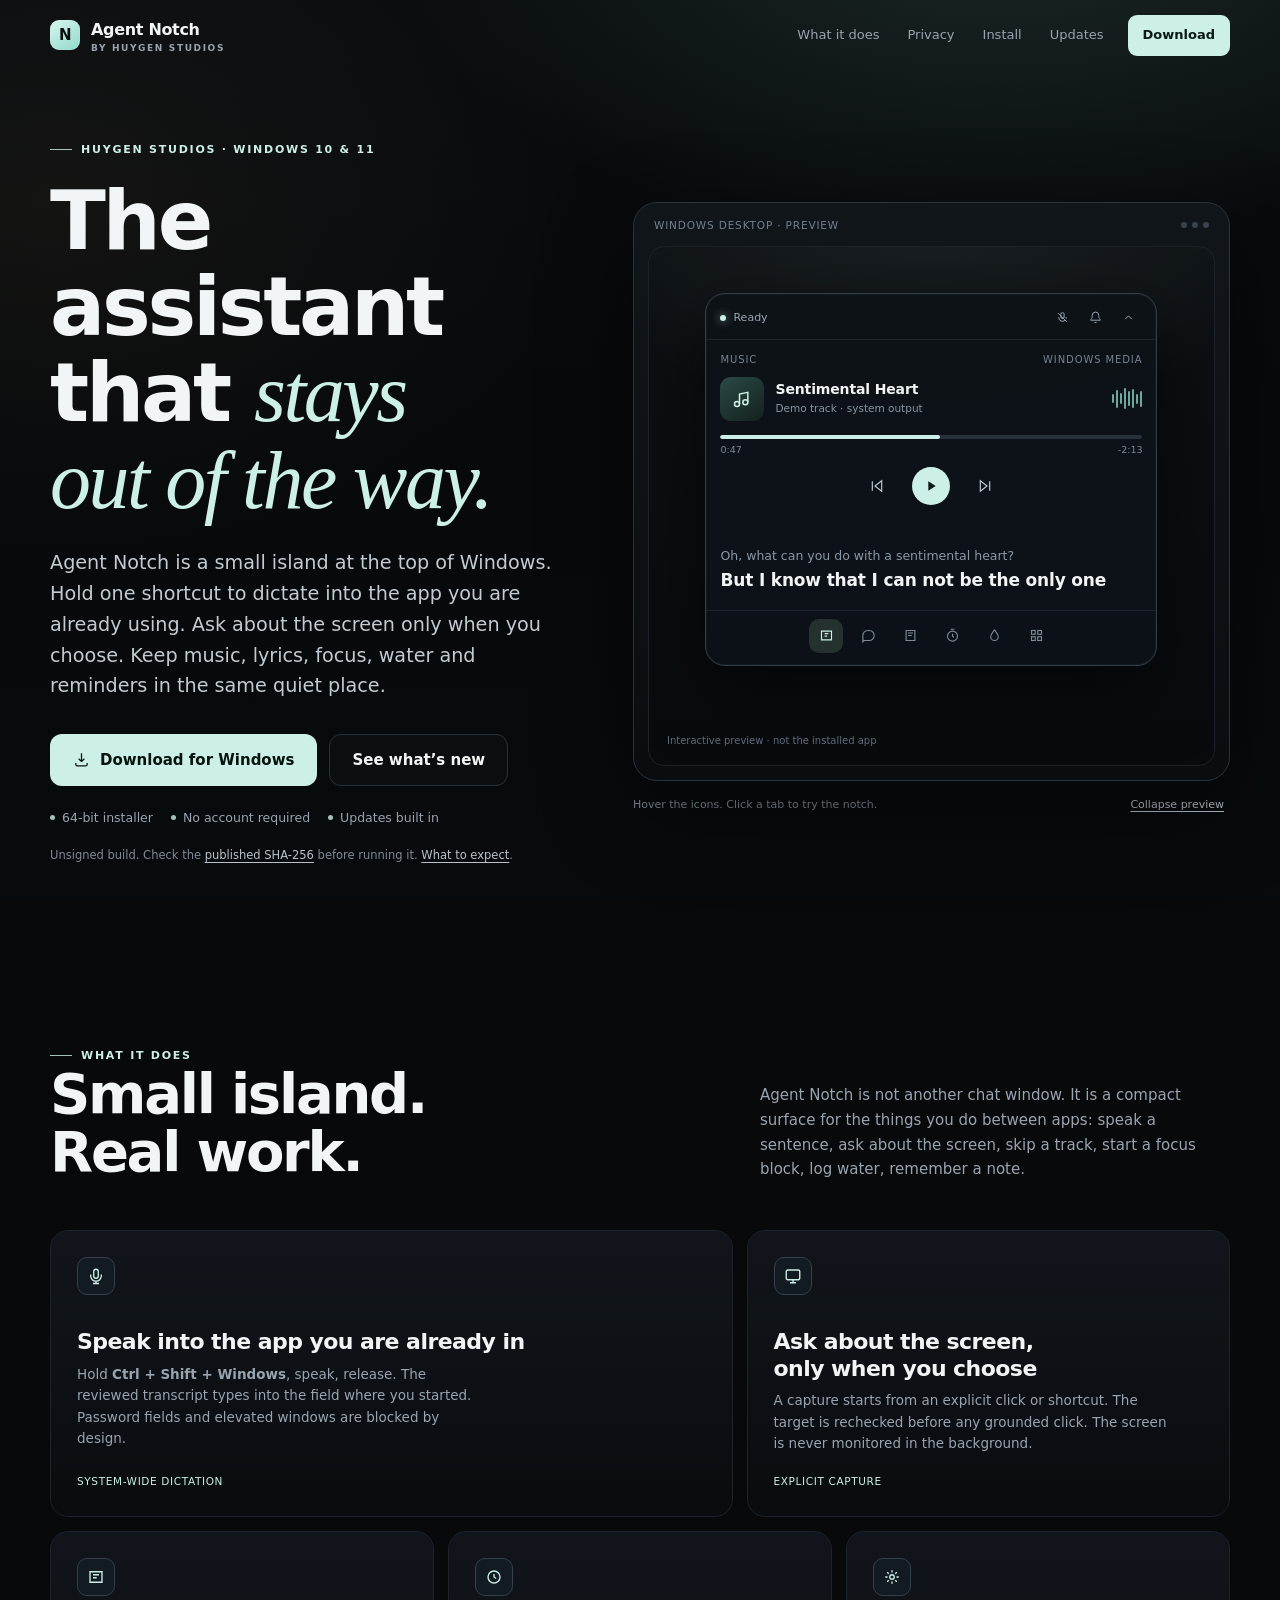
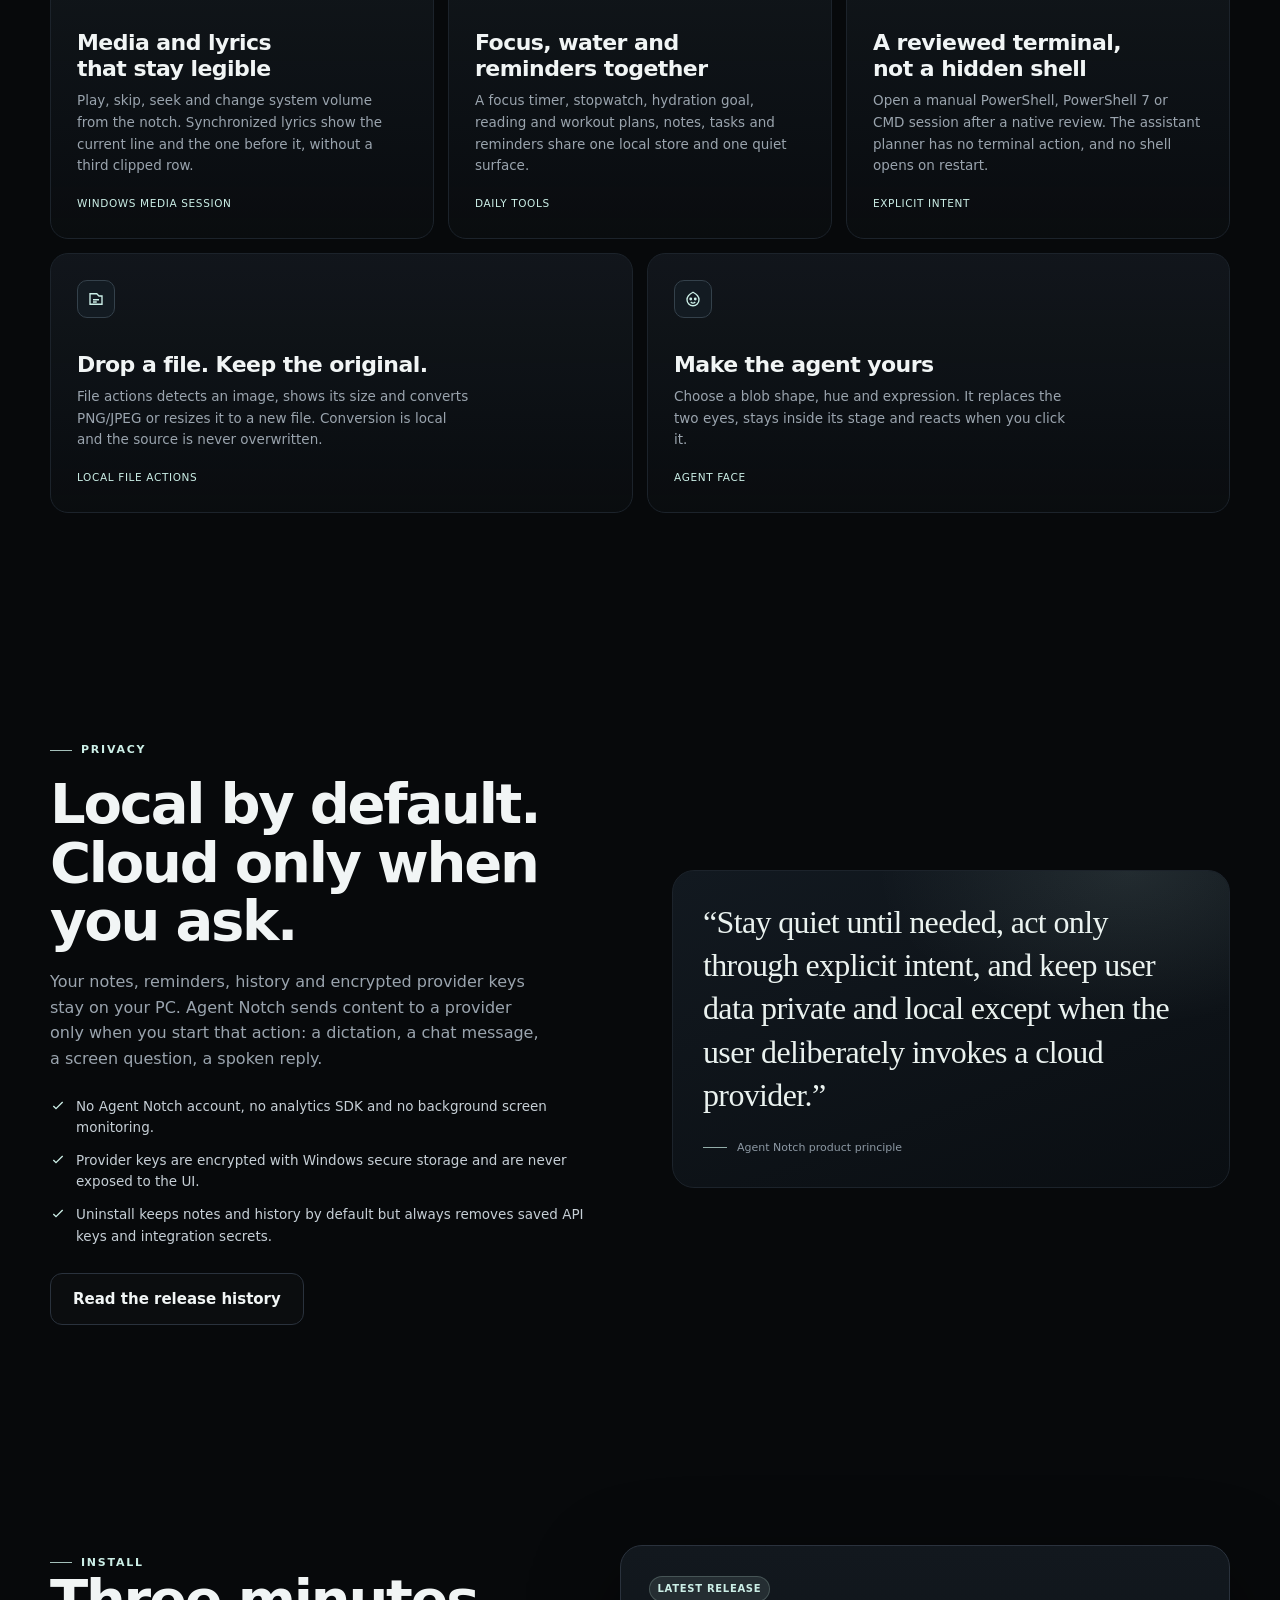
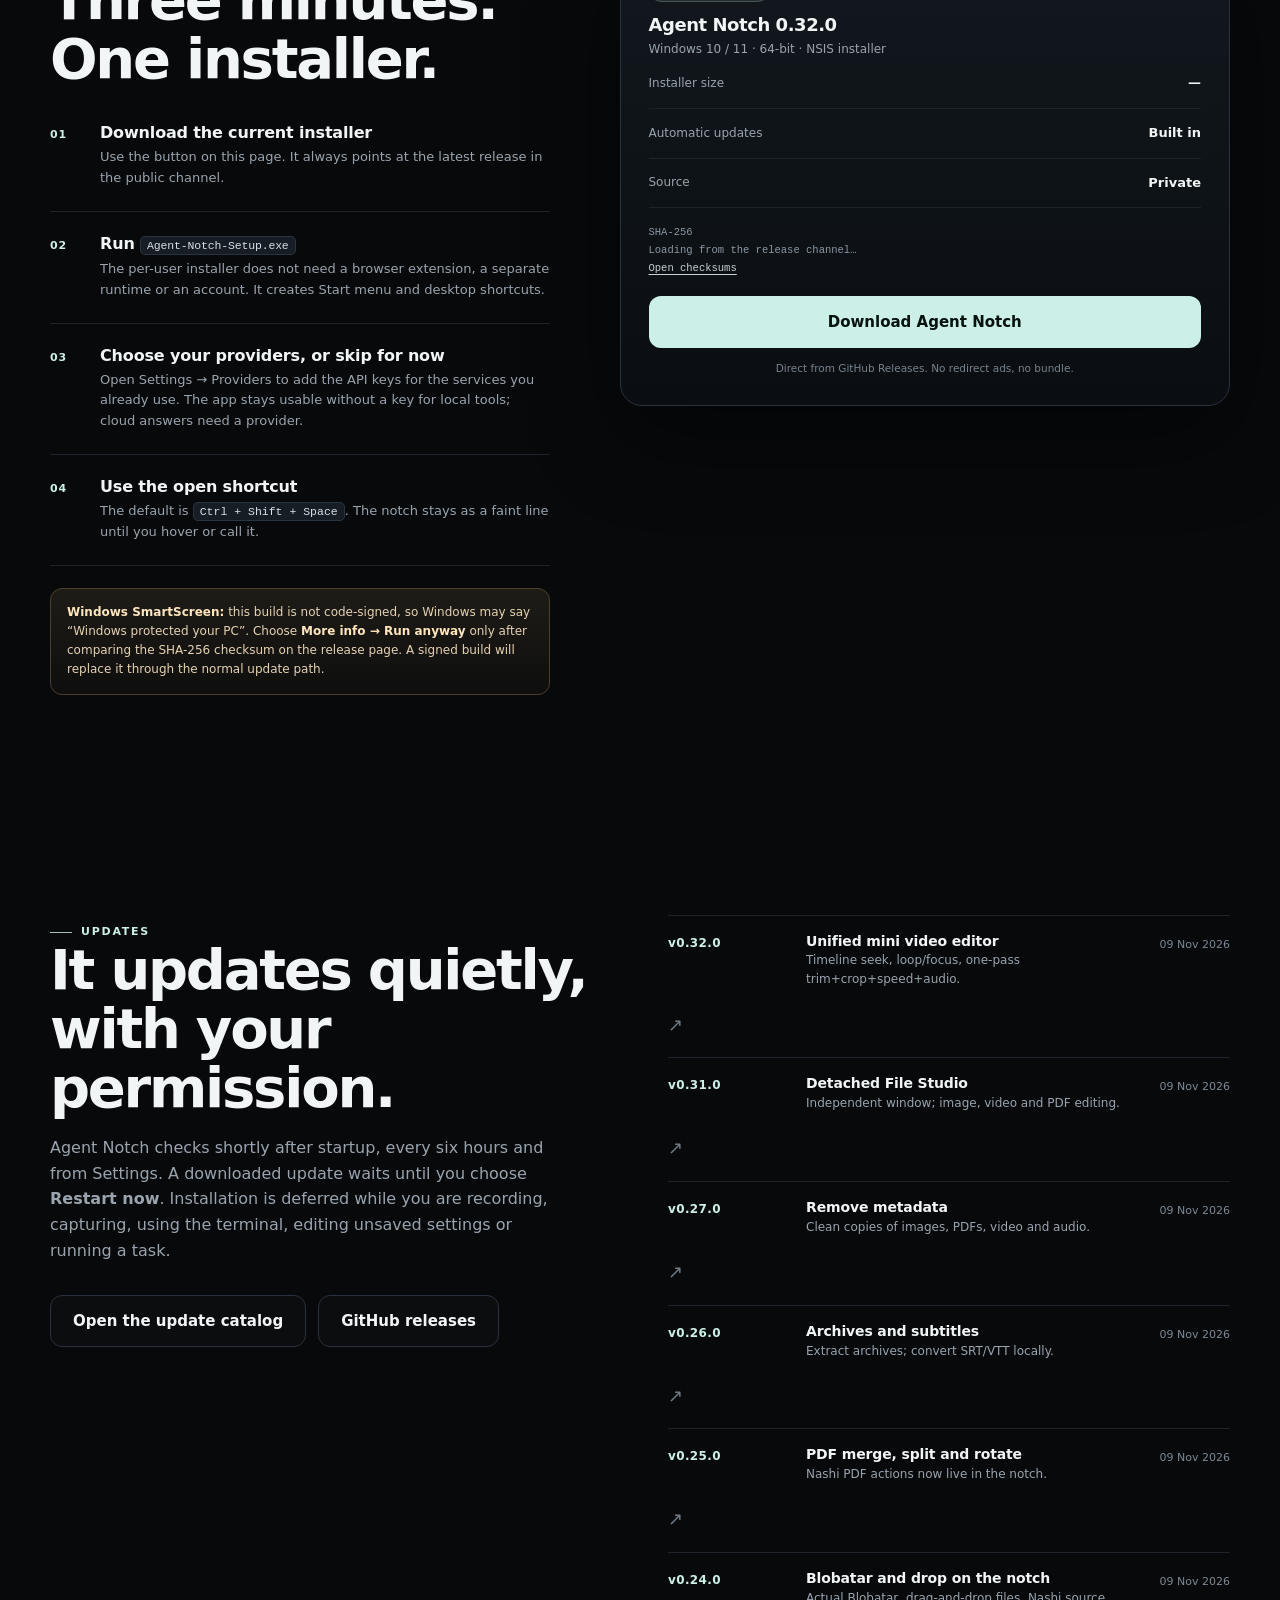
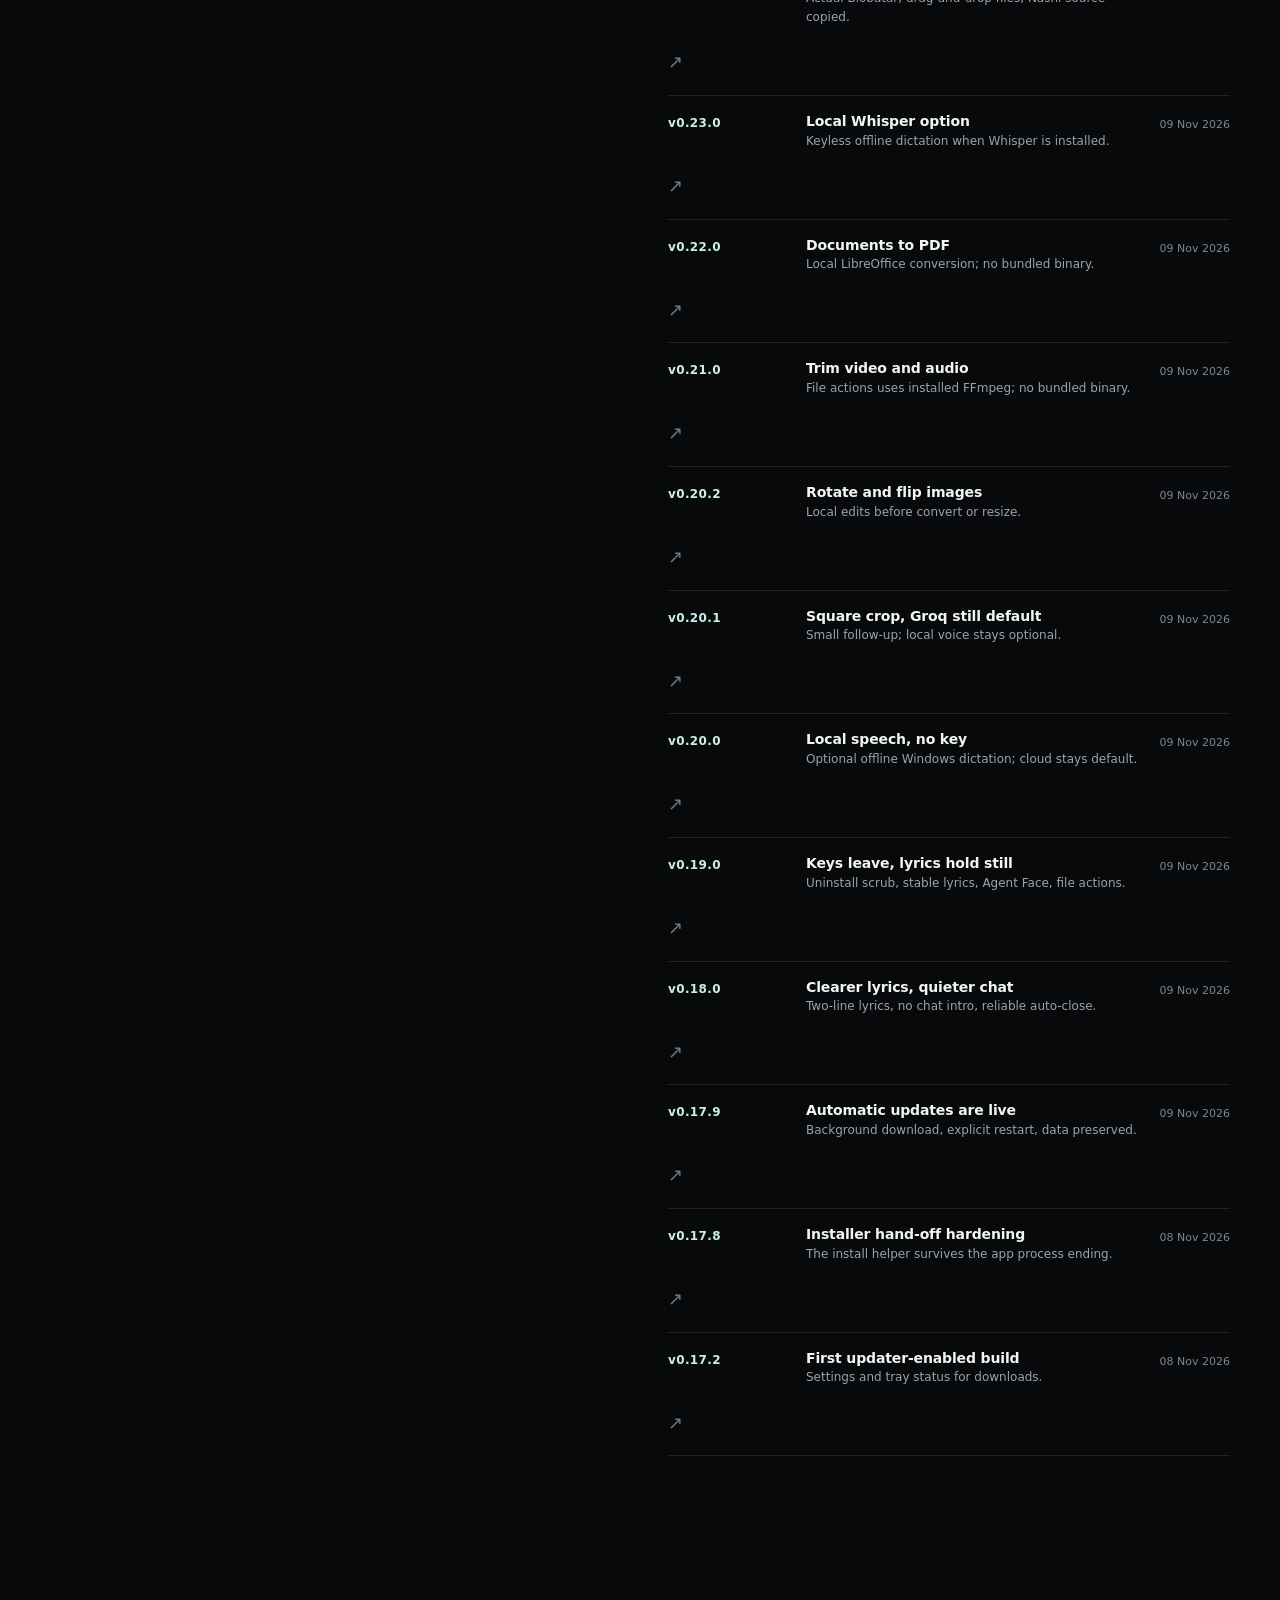
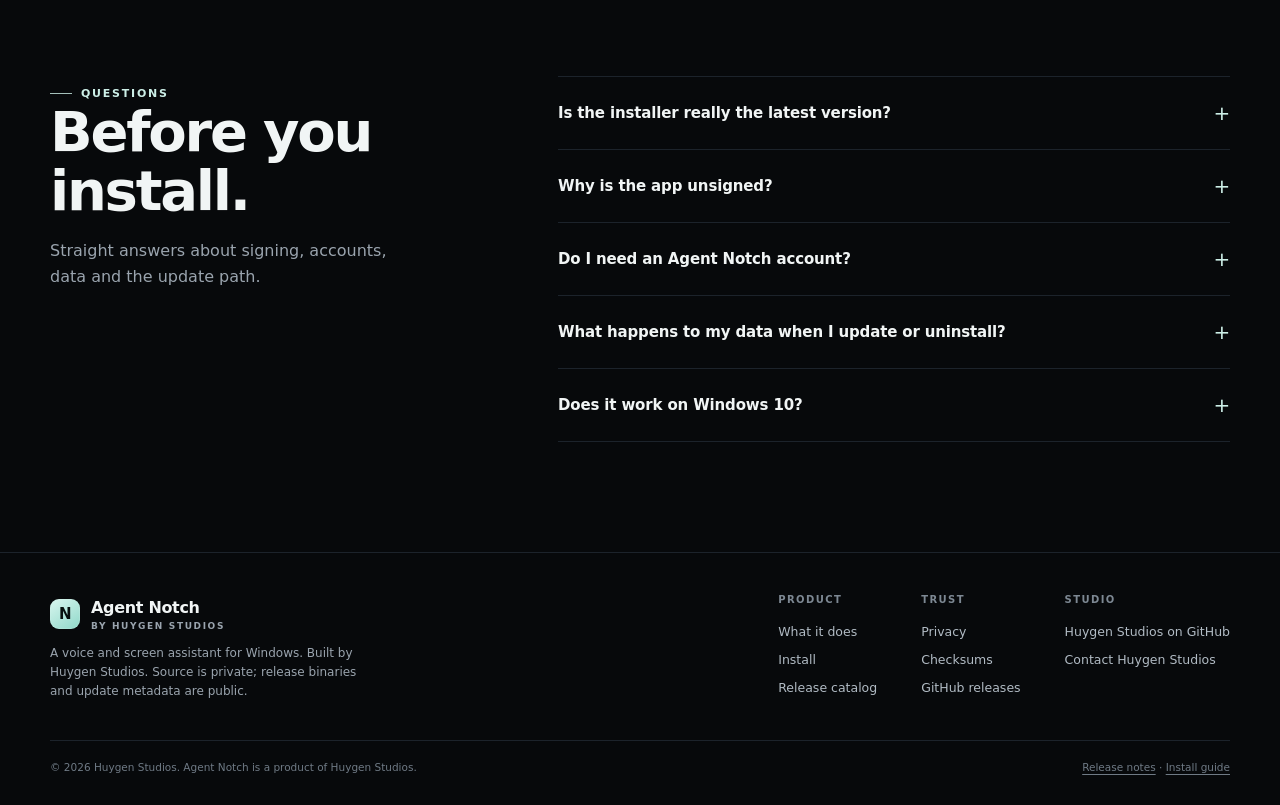
<file: index.html>
<!doctype html>
<html lang="en" data-type="software">
<head>
<meta charset="utf-8">
<meta name="viewport" content="width=device-width, initial-scale=1, viewport-fit=cover">
<title>Agent Notch for Windows — Huygen Studios</title>
<meta name="description" content="Agent Notch is a voice and screen assistant for Windows. Dictate into any app, ask about your screen, follow lyrics, and keep focus, water and reminders in one quiet island.">
<meta name="page-type" content="software">
<meta name="site-kind" content="software">
<link rel="canonical" href="https://shravan-kumar-nalacharla.github.io/agent-notch-site/">
<meta property="og:type" content="website">
<meta property="og:site_name" content="Huygen Studios">
<meta property="og:title" content="Agent Notch for Windows — Huygen Studios">
<meta property="og:description" content="A voice and screen assistant that lives at the top of Windows and stays out of the way.">
<meta property="og:url" content="https://shravan-kumar-nalacharla.github.io/agent-notch-site/">
<meta property="og:image" content="https://shravan-kumar-nalacharla.github.io/agent-notch-site/assets/og.png">
<meta property="og:image:width" content="1200">
<meta property="og:image:height" content="630">
<meta name="twitter:card" content="summary_large_image">
<meta name="twitter:title" content="Agent Notch for Windows — Huygen Studios">
<meta name="twitter:description" content="A voice and screen assistant that lives at the top of Windows and stays out of the way.">
<meta name="twitter:image" content="https://shravan-kumar-nalacharla.github.io/agent-notch-site/assets/og.png">
<meta name="theme-color" content="#07090b">
<link rel="icon" href="assets/favicon.svg" type="image/svg+xml">
<link rel="apple-touch-icon" href="assets/icon-256.png">
<link rel="manifest" href="site.webmanifest">
<link rel="stylesheet" href="assets/site.css">
<script type="application/ld+json">
{
  "@context": "https://schema.org",
  "@graph": [
    {
      "@type": "Organization",
      "@id": "https://shravan-kumar-nalacharla.github.io/agent-notch-site/#organization",
      "name": "Huygen Studios",
      "url": "https://shravan-kumar-nalacharla.github.io/agent-notch-site/",
      "description": "Huygen Studios builds focused Windows software. Agent Notch is its voice and screen assistant for Windows."
    },
    {
      "@type": "SoftwareApplication",
      "name": "Agent Notch",
      "operatingSystem": "Windows 10, Windows 11",
      "applicationCategory": "UtilitiesApplication",
      "description": "Agent Notch is a compact, always-on-top Windows assistant for dictation, screen questions, media and lyrics, reminders, focus, hydration and reviewed tasks.",
      "url": "https://shravan-kumar-nalacharla.github.io/agent-notch-site/",
      "downloadUrl": "https://github.com/shravan-kumar-nalacharla/agent-notch-releases/releases/latest/download/Agent-Notch-Setup.exe",
      "softwareVersion": "0.32.0",
      "publisher": { "@id": "https://shravan-kumar-nalacharla.github.io/agent-notch-site/#organization" },
      "featureList": [
        "System-wide voice dictation",
        "Screen questions with explicit capture",
        "Media, synchronized lyrics and system volume",
        "Focus timer, water, reminders, notes and tasks",
        "Automatic updates from the public release channel"
      ]
    },
    {
      "@type": "FAQPage",
      "mainEntity": [
        {
          "@type": "Question",
          "name": "Is Agent Notch free to install?",
          "acceptedAnswer": { "@type": "Answer", "text": "The Windows installer is a direct download from the public Agent Notch release channel. Agent Notch does not require an Agent Notch account; optional cloud providers are configured with your own API keys." }
        },
        {
          "@type": "Question",
          "name": "Why does Windows SmartScreen warn about the installer?",
          "acceptedAnswer": { "@type": "Answer", "text": "The current installer is not code-signed, so Windows may show an unknown publisher warning. Compare the published SHA-256 checksum before running it, or wait for a signed build." }
        },
        {
          "@type": "Question",
          "name": "Which Windows versions are supported?",
          "acceptedAnswer": { "@type": "Answer", "text": "Agent Notch targets 64-bit Windows 10 and Windows 11. It uses the Windows media session, installed speech components and a bundled .NET helper." }
        }
      ]
    }
  ]
}
</script>
</head>
<body>
<a class="skip" href="#main">Skip to content</a>
<header class="site-head" id="siteHead">
  <div class="wrap">
    <a class="brand" href="./" aria-label="Huygen Studios home">
      <span class="brand-mark" aria-hidden="true">N</span>
      <span>Agent Notch<small>by Huygen Studios</small></span>
    </a>
    <nav class="nav" aria-label="Main">
      <a href="#features">What it does</a>
      <a href="privacy.html">Privacy</a>
      <a href="#install">Install</a>
      <a href="releases.html">Updates</a>
      <a class="nav-download" href="https://github.com/shravan-kumar-nalacharla/agent-notch-releases/releases/latest/download/Agent-Notch-Setup.exe">Download</a>
    </nav>
    <button class="menu-toggle" id="menuToggle" aria-label="Open menu" aria-expanded="false" aria-controls="siteHead"><span></span></button>
  </div>
</header>

<main id="main">
  <section class="hero">
    <div class="wrap hero-grid">
      <div>
        <span class="eyebrow">Huygen Studios · Windows 10 &amp; 11</span>
        <h1>The assistant that <em>stays out of the way.</em></h1>
        <p class="hero-lede">Agent Notch is a small island at the top of Windows. Hold one shortcut to dictate into the app you are already using. Ask about the screen only when you choose. Keep music, lyrics, focus, water and reminders in the same quiet place.</p>
        <div class="hero-actions">
          <a class="btn btn-primary" href="https://github.com/shravan-kumar-nalacharla/agent-notch-releases/releases/latest/download/Agent-Notch-Setup.exe">
            <svg viewBox="0 0 24 24" fill="none" stroke="currentColor" stroke-width="1.8" aria-hidden="true"><path d="M12 3v12m0 0 4-4m-4 4-4-4M4 17v2a2 2 0 0 0 2 2h12a2 2 0 0 0 2-2v-2"/></svg>
            Download for Windows
          </a>
          <a class="btn btn-ghost" href="releases.html">See what’s new</a>
        </div>
        <div class="hero-facts" aria-label="Key facts">
          <span>64-bit installer</span>
          <span>No account required</span>
          <span>Updates built in</span>
        </div>
        <p class="hero-small">Unsigned build. Check the <a href="https://github.com/shravan-kumar-nalacharla/agent-notch-releases/releases/latest/download/SHA256SUMS.txt">published SHA-256</a> before running it. <a href="#install">What to expect</a>.</p>
      </div>

      <div class="stage" aria-label="Interactive Agent Notch preview">
        <div class="stage-glow" aria-hidden="true"></div>
        <div class="desktop">
          <div class="desktop-bar"><span>Windows desktop · preview</span><span class="lights" aria-hidden="true"><i></i><i></i><i></i></span></div>
          <div class="desktop-screen">
            <div class="island" id="islandDemo">
              <div class="island-top">
                <span class="island-status">Ready</span>
                <div class="island-controls">
                  <button type="button" aria-label="Mute microphone" data-tip="Mute microphone"><svg viewBox="0 0 24 24" fill="none" stroke="currentColor" stroke-width="1.8"><path d="M12 3a3 3 0 0 0-3 3v5a3 3 0 0 0 6 0V6a3 3 0 0 0-3-3Z"/><path d="M5 11v1a7 7 0 0 0 11.7 5.2M19 11v1a6.8 6.8 0 0 1-.5 2.6M4 4l16 16"/></svg></button>
                  <button type="button" aria-label="Notifications" data-tip="Notifications"><svg viewBox="0 0 24 24" fill="none" stroke="currentColor" stroke-width="1.8"><path d="M18 8a6 6 0 0 0-12 0c0 7-3 7-3 9h18c0-2-3-2-3-9M10 21h4"/></svg></button>
                  <button type="button" aria-label="Collapse preview" id="demoCollapse" data-tip="Collapse"><svg viewBox="0 0 24 24" fill="none" stroke="currentColor" stroke-width="1.8"><path d="m6 15 6-6 6 6"/></svg></button>
                </div>
              </div>
              <div class="island-body">
                <div class="demo-panel" data-panel="media">
                  <div class="demo-kicker"><span>Music</span><span>Windows media</span></div>
                  <div class="track">
                    <div class="track-art" aria-hidden="true"><svg viewBox="0 0 24 24" fill="none" stroke="currentColor" stroke-width="1.8"><path d="M9 18V6l10-2v12"/><circle cx="6" cy="18" r="3"/><circle cx="16" cy="16" r="3"/></svg></div>
                    <div><h4>Sentimental Heart</h4><p>Demo track · system output</p></div>
                    <div class="track-wave" aria-hidden="true">
                      <i style="--h:34%;--d:1"></i><i style="--h:68%;--d:2"></i><i style="--h:44%;--d:3"></i><i style="--h:82%;--d:4"></i><i style="--h:56%;--d:5"></i><i style="--h:74%;--d:6"></i><i style="--h:38%;--d:7"></i><i style="--h:62%;--d:8"></i>
                    </div>
                  </div>
                  <div class="seek" aria-hidden="true"></div>
                  <div class="time"><span>0:47</span><span>-2:13</span></div>
                  <div class="transport">
                    <button type="button" aria-label="Previous track"><svg viewBox="0 0 24 24" fill="none" stroke="currentColor" stroke-width="1.8"><path d="M19 20 9 12l10-8v16ZM5 19V5"/></svg></button>
                    <button type="button" class="play" aria-label="Play preview"><svg viewBox="0 0 24 24" fill="currentColor"><path d="M8 5v14l11-7z"/></svg></button>
                    <button type="button" aria-label="Next track"><svg viewBox="0 0 24 24" fill="none" stroke="currentColor" stroke-width="1.8"><path d="m5 4 10 8-10 8V4Zm14 1v14"/></svg></button>
                  </div>
                  <div class="lyrics-demo" aria-label="Synchronized lyrics preview">
                    <div class="prev">Oh, what can you do with a sentimental heart?</div>
                    <div class="now">But I know that I can not be the only one</div>
                  </div>
                </div>

                <div class="demo-panel" data-panel="assistant" hidden>
                  <div class="demo-kicker"><span>Assistant</span><span>Groq · demo</span></div>
                  <div class="demo-chat">
                    <div class="demo-msg user">Find the notes from my last meeting.</div>
                    <div class="demo-msg assistant">Your meeting notes are in the Notes view. The latest one is “Design review — Thursday”, with the decisions and next steps saved locally.</div>
                    <div class="demo-composer"><span>Message Agent Notch</span><button type="button" aria-label="Send demo message"><svg viewBox="0 0 24 24" fill="none" stroke="currentColor" stroke-width="2"><path d="M12 19V5M6 11l6-6 6 6"/></svg></button></div>
                  </div>
                </div>

                <div class="demo-panel" data-panel="focus" hidden>
                  <div class="demo-kicker"><span>Focus</span><span>25 minutes</span></div>
                  <div class="demo-focus">
                    <div class="label">Deep work</div>
                    <div class="timer" id="focusTimer">25:00</div>
                    <div class="focus-actions"><button type="button" id="focusToggle">Start</button><button type="button" id="focusReset">Reset</button></div>
                  </div>
                </div>

                <div class="demo-panel" data-panel="water" hidden>
                  <div class="demo-kicker"><span>Water</span><span>Today</span></div>
                  <div class="demo-water">
                    <div class="water-head"><strong id="waterCount">3 / 8</strong><span>glasses</span></div>
                    <div class="glasses" id="waterGlasses" aria-hidden="true"><i class="full"></i><i class="full"></i><i class="full"></i><i></i><i></i><i></i><i></i><i></i></div>
                    <button type="button" id="waterAdd">Log a glass</button>
                  </div>
                </div>

                <div class="demo-panel" data-panel="tools" hidden>
                  <div class="demo-kicker"><span>Tools</span><span>One island</span></div>
                  <div class="demo-tools">
                    <div class="demo-tool"><svg viewBox="0 0 24 24" fill="none" stroke="currentColor" stroke-width="1.8"><path d="M4 5h16v14H4zM8 9h8M8 13h5"/></svg> Notes</div>
                    <div class="demo-tool"><svg viewBox="0 0 24 24" fill="none" stroke="currentColor" stroke-width="1.8"><circle cx="12" cy="12" r="8"/><path d="M12 8v4l3 2"/></svg> Reminders</div>
                    <div class="demo-tool"><svg viewBox="0 0 24 24" fill="none" stroke="currentColor" stroke-width="1.8"><path d="M4 18V8l8-4 8 4v10M4 18h16M9 18v-5h6v5"/></svg> Tasks</div>
                    <div class="demo-tool"><svg viewBox="0 0 24 24" fill="none" stroke="currentColor" stroke-width="1.8"><path d="M4 6h16M4 12h16M4 18h10"/></svg> All tools</div>
                  </div>
                </div>
              </div>
              <div class="island-nav" role="tablist" aria-label="Preview views">
                <button type="button" role="tab" aria-selected="true" data-tab="media" data-tip="Media and lyrics"><svg viewBox="0 0 24 24" fill="none" stroke="currentColor" stroke-width="1.8"><path d="M4 5h16v14H4z"/><path d="M9 9h6M9 13h4"/></svg></button>
                <button type="button" role="tab" aria-selected="false" data-tab="assistant" data-tip="Assistant"><svg viewBox="0 0 24 24" fill="none" stroke="currentColor" stroke-width="1.8"><path d="M21 12a8 8 0 0 1-8 8H5l-2 2V12a8 8 0 0 1 8-8h2a8 8 0 0 1 8 8Z"/></svg></button>
                <button type="button" role="tab" aria-selected="false" data-tab="tools" data-tip="Notes and tasks"><svg viewBox="0 0 24 24" fill="none" stroke="currentColor" stroke-width="1.8"><path d="M5 4h14v16H5zM8 8h8M8 12h6"/></svg></button>
                <button type="button" role="tab" aria-selected="false" data-tab="focus" data-tip="Focus timer"><svg viewBox="0 0 24 24" fill="none" stroke="currentColor" stroke-width="1.8"><circle cx="12" cy="13" r="8"/><path d="M12 9v4l2 2M9 2h6"/></svg></button>
                <button type="button" role="tab" aria-selected="false" data-tab="water" data-tip="Water"><svg viewBox="0 0 24 24" fill="none" stroke="currentColor" stroke-width="1.8"><path d="M12 3c3 4 6 7 6 11a6 6 0 0 1-12 0c0-4 3-7 6-11Z"/></svg></button>
                <button type="button" role="tab" aria-selected="false" data-tab="tools" data-tip="All tools"><svg viewBox="0 0 24 24" fill="none" stroke="currentColor" stroke-width="1.8"><rect x="4" y="4" width="6" height="6"/><rect x="14" y="4" width="6" height="6"/><rect x="4" y="14" width="6" height="6"/><rect x="14" y="14" width="6" height="6"/></svg></button>
              </div>
            </div>
            <span class="wall-label">Interactive preview · not the installed app</span>
          </div>
        </div>
        <div class="demo-note"><span>Hover the icons. Click a tab to try the notch.</span><button type="button" id="demoCollapseText">Collapse preview</button></div>
      </div>
    </div>
  </section>

  <section class="section" id="features">
    <div class="wrap">
      <div class="section-head">
        <div><span class="eyebrow">What it does</span><h2>Small island.<br>Real work.</h2></div>
        <p class="lede">Agent Notch is not another chat window. It is a compact surface for the things you do between apps: speak a sentence, ask about the screen, skip a track, start a focus block, log water, remember a note.</p>
      </div>
      <div class="feature-grid">
        <article class="feature span-7">
          <div>
            <div class="feature-icon"><svg viewBox="0 0 24 24" fill="none" stroke="currentColor" stroke-width="1.8"><rect x="9" y="3" width="6" height="12" rx="3"/><path d="M5 10v2a7 7 0 0 0 14 0v-2M12 19v3M8 22h8"/></svg></div>
            <h3>Speak into the app you are already in</h3>
            <p>Hold <strong>Ctrl + Shift + Windows</strong>, speak, release. The reviewed transcript types into the field where you started. Password fields and elevated windows are blocked by design.</p>
          </div>
          <span class="fact">System-wide dictation</span>
        </article>
        <article class="feature span-5">
          <div>
            <div class="feature-icon"><svg viewBox="0 0 24 24" fill="none" stroke="currentColor" stroke-width="1.8"><rect x="3" y="4" width="18" height="13" rx="2"/><path d="M8 21h8M12 17v4"/></svg></div>
            <h3>Ask about the screen, only when you choose</h3>
            <p>A capture starts from an explicit click or shortcut. The target is rechecked before any grounded click. The screen is never monitored in the background.</p>
          </div>
          <span class="fact">Explicit capture</span>
        </article>
        <article class="feature span-4">
          <div>
            <div class="feature-icon"><svg viewBox="0 0 24 24" fill="none" stroke="currentColor" stroke-width="1.8"><path d="M4 5h16v14H4z"/><path d="M8 9h8M8 13h5"/></svg></div>
            <h3>Media and lyrics that stay legible</h3>
            <p>Play, skip, seek and change system volume from the notch. Synchronized lyrics show the current line and the one before it, without a third clipped row.</p>
          </div>
          <span class="fact">Windows media session</span>
        </article>
        <article class="feature span-4">
          <div>
            <div class="feature-icon"><svg viewBox="0 0 24 24" fill="none" stroke="currentColor" stroke-width="1.8"><circle cx="12" cy="12" r="8"/><path d="M12 8v4l3 2"/></svg></div>
            <h3>Focus, water and reminders together</h3>
            <p>A focus timer, stopwatch, hydration goal, reading and workout plans, notes, tasks and reminders share one local store and one quiet surface.</p>
          </div>
          <span class="fact">Daily tools</span>
        </article>
        <article class="feature span-4">
          <div>
            <div class="feature-icon"><svg viewBox="0 0 24 24" fill="none" stroke="currentColor" stroke-width="1.8"><path d="M12 3v3M12 18v3M3 12h3M18 12h3M5.6 5.6l2.1 2.1M16.3 16.3l2.1 2.1M18.4 5.6l-2.1 2.1M7.7 16.3l-2.1 2.1"/><circle cx="12" cy="12" r="3"/></svg></div>
            <h3>A reviewed terminal, not a hidden shell</h3>
            <p>Open a manual PowerShell, PowerShell 7 or CMD session after a native review. The assistant planner has no terminal action, and no shell opens on restart.</p>
          </div>
          <span class="fact">Explicit intent</span>
        </article>
        <article class="feature span-6">
          <div>
            <div class="feature-icon"><svg viewBox="0 0 24 24" fill="none" stroke="currentColor" stroke-width="1.8"><path d="M4 5h9l3 3h4v11H4z"/><path d="M8 13h8M8 16h5"/></svg></div>
            <h3>Drop a file. Keep the original.</h3>
            <p>File actions detects an image, shows its size and converts PNG/JPEG or resizes it to a new file. Conversion is local and the source is never overwritten.</p>
          </div>
          <span class="fact">Local file actions</span>
        </article>
        <article class="feature span-6">
          <div>
            <div class="feature-icon"><svg viewBox="0 0 24 24" fill="none" stroke="currentColor" stroke-width="1.8"><path d="M12 3c4 2 8 5 8 10a8 8 0 0 1-16 0c0-5 4-8 8-10Z"/><circle cx="9" cy="12" r="1"/><circle cx="15" cy="12" r="1"/><path d="M9 16c2 2 4 2 6 0"/></svg></div>
            <h3>Make the agent yours</h3>
            <p>Choose a blob shape, hue and expression. It replaces the two eyes, stays inside its stage and reacts when you click it.</p>
          </div>
          <span class="fact">Agent Face</span>
        </article>
      </div>
    </div>
  </section>
  <section class="section" id="privacy">
    <div class="wrap split">
      <div class="split-copy">
        <span class="eyebrow">Privacy</span>
        <h2>Local by default.<br>Cloud only when you ask.</h2>
        <p>Your notes, reminders, history and encrypted provider keys stay on your PC. Agent Notch sends content to a provider only when you start that action: a dictation, a chat message, a screen question, a spoken reply.</p>
        <ul class="checks">
          <li><svg viewBox="0 0 24 24" fill="none" stroke="currentColor" stroke-width="2"><path d="m5 12 4 4L19 6"/></svg> No Agent Notch account, no analytics SDK and no background screen monitoring.</li>
          <li><svg viewBox="0 0 24 24" fill="none" stroke="currentColor" stroke-width="2"><path d="m5 12 4 4L19 6"/></svg> Provider keys are encrypted with Windows secure storage and are never exposed to the UI.</li>
          <li><svg viewBox="0 0 24 24" fill="none" stroke="currentColor" stroke-width="2"><path d="m5 12 4 4L19 6"/></svg> Uninstall keeps notes and history by default but always removes saved API keys and integration secrets.</li>
        </ul>
        <a class="btn btn-ghost" href="releases.html">Read the release history</a>
      </div>
      <div class="quote-card">
        <blockquote>“Stay quiet until needed, act only through explicit intent, and keep user data private and local except when the user deliberately invokes a cloud provider.”</blockquote>
        <footer>Agent Notch product principle</footer>
      </div>
    </div>
  </section>

  <section class="section" id="install">
    <div class="wrap install">
      <div>
        <span class="eyebrow">Install</span>
        <h2>Three minutes.<br>One installer.</h2>
        <div class="steps" style="margin-top:34px">
          <div class="step"><div><h3>Download the current installer</h3><p>Use the button on this page. It always points at the latest release in the public channel.</p></div></div>
          <div class="step"><div><h3>Run <code>Agent-Notch-Setup.exe</code></h3><p>The per-user installer does not need a browser extension, a separate runtime or an account. It creates Start menu and desktop shortcuts.</p></div></div>
          <div class="step"><div><h3>Choose your providers, or skip for now</h3><p>Open Settings → Providers to add the API keys for the services you already use. The app stays usable without a key for local tools; cloud answers need a provider.</p></div></div>
          <div class="step"><div><h3>Use the open shortcut</h3><p>The default is <code>Ctrl + Shift + Space</code>. The notch stays as a faint line until you hover or call it.</p></div></div>
        </div>
        <div class="notice"><strong>Windows SmartScreen:</strong> this build is not code-signed, so Windows may say “Windows protected your PC”. Choose <strong>More info → Run anyway</strong> only after comparing the SHA-256 checksum on the release page. A signed build will replace it through the normal update path.</div>
      </div>
      <aside class="install-card" aria-label="Current release">
        <div class="version-pill">Latest release</div>
        <h3 style="margin:12px 0 4px">Agent Notch <span id="latestVersion">0.32.0</span></h3>
        <p class="muted" style="font-size:12px">Windows 10 / 11 · 64-bit · NSIS installer</p>
        <div class="version-row"><span>Installer size</span><strong id="installerSize">—</strong></div>
        <div class="version-row"><span>Automatic updates</span><strong>Built in</strong></div>
        <div class="version-row"><span>Source</span><strong>Private</strong></div>
        <div class="hash">SHA-256<br><span id="installerHash">Loading from the release channel…</span><br><a href="https://github.com/shravan-kumar-nalacharla/agent-notch-releases/releases/latest/download/SHA256SUMS.txt">Open checksums</a></div>
        <a class="btn btn-primary" id="downloadCurrent" href="https://github.com/shravan-kumar-nalacharla/agent-notch-releases/releases/latest/download/Agent-Notch-Setup.exe">Download Agent Notch</a>
        <small>Direct from GitHub Releases. No redirect ads, no bundle.</small>
      </aside>
    </div>
  </section>

  <section class="section" id="updates">
    <div class="wrap release-feature">
      <div>
        <span class="eyebrow">Updates</span>
        <h2>It updates quietly,<br>with your permission.</h2>
        <p class="muted" style="margin-top:18px;max-width:50ch">Agent Notch checks shortly after startup, every six hours and from Settings. A downloaded update waits until you choose <strong>Restart now</strong>. Installation is deferred while you are recording, capturing, using the terminal, editing unsaved settings or running a task.</p>
        <div class="hero-actions"><a class="btn btn-ghost" href="releases.html">Open the update catalog</a><a class="btn btn-ghost" href="https://github.com/shravan-kumar-nalacharla/agent-notch-releases/releases">GitHub releases</a></div>
      </div>
      <div class="release-list">
        <a class="release-row" href="releases.html#v0320"><span class="v">v0.32.0</span><div><h4>Unified mini video editor</h4><p>Timeline seek, loop/focus, one-pass trim+crop+speed+audio.</p></div><span class="d">09 Nov 2026</span><span class="arrow">↗</span></a>
        <a class="release-row" href="releases.html#v0310"><span class="v">v0.31.0</span><div><h4>Detached File Studio</h4><p>Independent window; image, video and PDF editing.</p></div><span class="d">09 Nov 2026</span><span class="arrow">↗</span></a>
        <a class="release-row" href="releases.html#v0270"><span class="v">v0.27.0</span><div><h4>Remove metadata</h4><p>Clean copies of images, PDFs, video and audio.</p></div><span class="d">09 Nov 2026</span><span class="arrow">↗</span></a>
        <a class="release-row" href="releases.html#v0260"><span class="v">v0.26.0</span><div><h4>Archives and subtitles</h4><p>Extract archives; convert SRT/VTT locally.</p></div><span class="d">09 Nov 2026</span><span class="arrow">↗</span></a>
        <a class="release-row" href="releases.html#v0250"><span class="v">v0.25.0</span><div><h4>PDF merge, split and rotate</h4><p>Nashi PDF actions now live in the notch.</p></div><span class="d">09 Nov 2026</span><span class="arrow">↗</span></a>
        <a class="release-row" href="releases.html#v0240"><span class="v">v0.24.0</span><div><h4>Blobatar and drop on the notch</h4><p>Actual Blobatar, drag-and-drop files, Nashi source copied.</p></div><span class="d">09 Nov 2026</span><span class="arrow">↗</span></a>
        <a class="release-row" href="releases.html#v0230"><span class="v">v0.23.0</span><div><h4>Local Whisper option</h4><p>Keyless offline dictation when Whisper is installed.</p></div><span class="d">09 Nov 2026</span><span class="arrow">↗</span></a>
        <a class="release-row" href="releases.html#v0220"><span class="v">v0.22.0</span><div><h4>Documents to PDF</h4><p>Local LibreOffice conversion; no bundled binary.</p></div><span class="d">09 Nov 2026</span><span class="arrow">↗</span></a>
        <a class="release-row" href="releases.html#v0210"><span class="v">v0.21.0</span><div><h4>Trim video and audio</h4><p>File actions uses installed FFmpeg; no bundled binary.</p></div><span class="d">09 Nov 2026</span><span class="arrow">↗</span></a>
        <a class="release-row" href="releases.html#v0202"><span class="v">v0.20.2</span><div><h4>Rotate and flip images</h4><p>Local edits before convert or resize.</p></div><span class="d">09 Nov 2026</span><span class="arrow">↗</span></a>
        <a class="release-row" href="releases.html#v0201"><span class="v">v0.20.1</span><div><h4>Square crop, Groq still default</h4><p>Small follow-up; local voice stays optional.</p></div><span class="d">09 Nov 2026</span><span class="arrow">↗</span></a>
        <a class="release-row" href="releases.html#v0200"><span class="v">v0.20.0</span><div><h4>Local speech, no key</h4><p>Optional offline Windows dictation; cloud stays default.</p></div><span class="d">09 Nov 2026</span><span class="arrow">↗</span></a>
        <a class="release-row" href="releases.html#v0190"><span class="v">v0.19.0</span><div><h4>Keys leave, lyrics hold still</h4><p>Uninstall scrub, stable lyrics, Agent Face, file actions.</p></div><span class="d">09 Nov 2026</span><span class="arrow">↗</span></a>
        <a class="release-row" href="releases.html#v0180"><span class="v">v0.18.0</span><div><h4>Clearer lyrics, quieter chat</h4><p>Two-line lyrics, no chat intro, reliable auto-close.</p></div><span class="d">09 Nov 2026</span><span class="arrow">↗</span></a>
        <a class="release-row" href="releases.html#v0179"><span class="v">v0.17.9</span><div><h4>Automatic updates are live</h4><p>Background download, explicit restart, data preserved.</p></div><span class="d">09 Nov 2026</span><span class="arrow">↗</span></a>
        <a class="release-row" href="releases.html#v0178"><span class="v">v0.17.8</span><div><h4>Installer hand-off hardening</h4><p>The install helper survives the app process ending.</p></div><span class="d">08 Nov 2026</span><span class="arrow">↗</span></a>
        <a class="release-row" href="releases.html#v0172"><span class="v">v0.17.2</span><div><h4>First updater-enabled build</h4><p>Settings and tray status for downloads.</p></div><span class="d">08 Nov 2026</span><span class="arrow">↗</span></a>
      </div>
    </div>
  </section>

  <section class="section" id="faq">
    <div class="wrap faq">
      <div><span class="eyebrow">Questions</span><h2>Before you<br>install.</h2><p class="muted" style="margin-top:18px;max-width:34ch">Straight answers about signing, accounts, data and the update path.</p></div>
      <div class="faq-list">
        <details><summary>Is the installer really the latest version?</summary><p>Yes. The download button points at the latest non-prerelease GitHub release. The website also reads that release’s <code>latest.yml</code> and checksum file, so the version and size on this page come from the channel itself.</p></details>
        <details><summary>Why is the app unsigned?</summary><p>Code signing requires a paid certificate and a verified publisher identity. This release is unsigned, so Windows SmartScreen may warn. The checksum is published so you can verify the exact bytes. A signed build will use the same update channel.</p></details>
        <details><summary>Do I need an Agent Notch account?</summary><p>No. Agent Notch has no account system. Cloud providers such as Groq, OpenAI, Gemini or DeepSeek are optional and use keys you enter and encrypt locally. Local widgets and system tools work without a key.</p></details>
        <details><summary>What happens to my data when I update or uninstall?</summary><p>Settings, encrypted keys, notes, reminders, history and SQLite data live in your Windows profile, outside the installed folder. Updates keep them. The uninstaller keeps them by default; deleting them is a separate option.</p></details>
        <details><summary>Does it work on Windows 10?</summary><p>Agent Notch targets 64-bit Windows 10 and Windows 11. Some physical microphone, insertion and multi-monitor combinations still need user-level validation; the release notes are the source of truth for what has been tested.</p></details>
      </div>
    </div>
  </section>
</main>

<footer class="site-foot">
  <div class="wrap">
    <div class="foot-grid">
      <div class="foot-brand">
        <a class="brand" href="./"><span class="brand-mark" aria-hidden="true">N</span><span>Agent Notch<small>by Huygen Studios</small></span></a>
        <p>A voice and screen assistant for Windows. Built by Huygen Studios. Source is private; release binaries and update metadata are public.</p>
      </div>
      <div class="foot-links">
        <div class="foot-col"><h4>Product</h4><a href="#features">What it does</a><a href="#install">Install</a><a href="releases.html">Release catalog</a></div>
        <div class="foot-col"><h4>Trust</h4><a href="privacy.html">Privacy</a><a href="https://github.com/shravan-kumar-nalacharla/agent-notch-releases/releases/latest/download/SHA256SUMS.txt">Checksums</a><a href="https://github.com/shravan-kumar-nalacharla/agent-notch-releases/releases">GitHub releases</a></div>
        <div class="foot-col"><h4>Studio</h4><a href="https://github.com/shravan-kumar-nalacharla">Huygen Studios on GitHub</a><a href="https://github.com/shravan-kumar-nalacharla/agent-notch-site/issues">Contact Huygen Studios</a></div>
      </div>
    </div>
    <div class="foot-bottom"><span>© 2026 Huygen Studios. Agent Notch is a product of Huygen Studios.</span><span><a href="releases.html">Release notes</a> · <a href="#install">Install guide</a></span></div>
  </div>
</footer>

<script src="assets/site.js" defer></script>
</body>
</html>
</file>
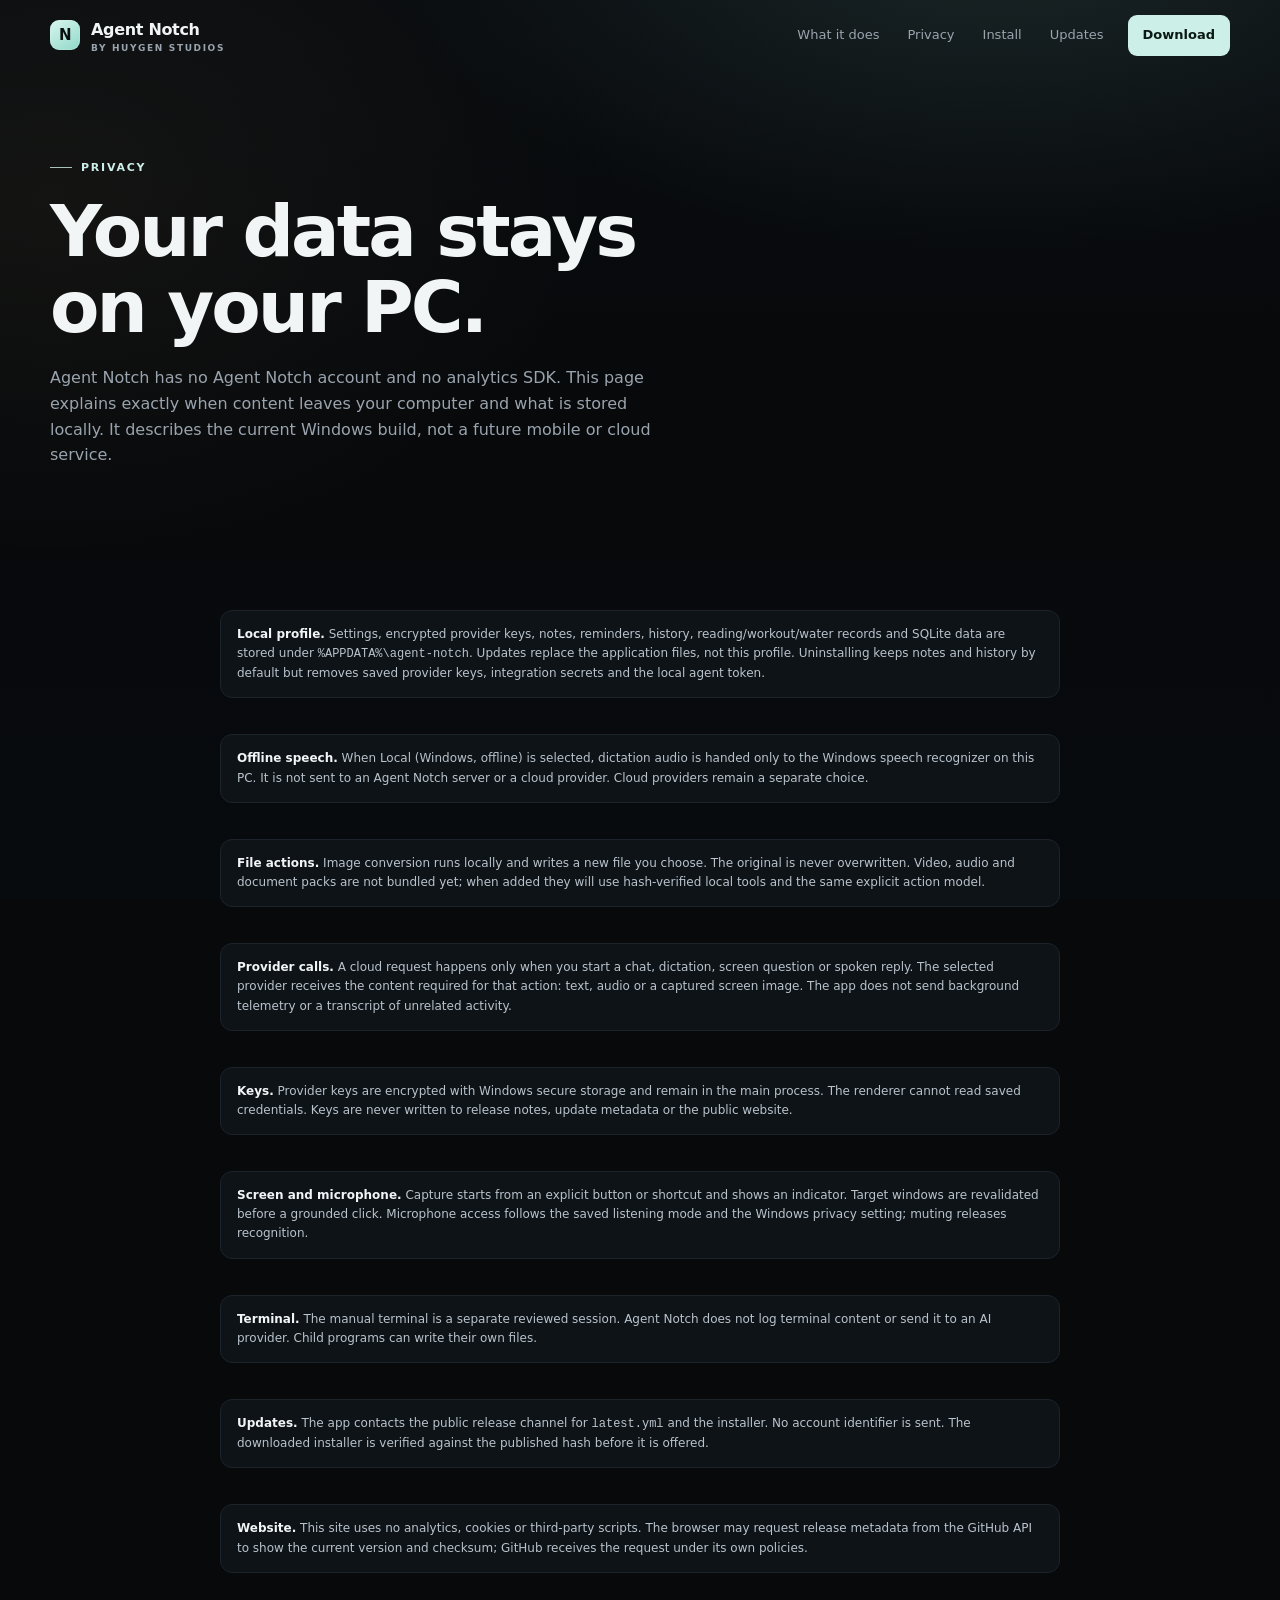
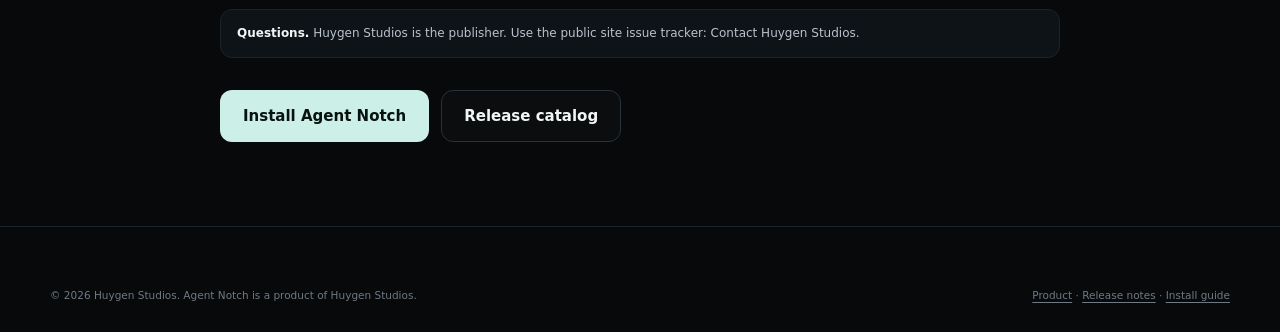
<file: privacy.html>
<!doctype html>
<html lang="en" data-type="software">
<head>
<meta charset="utf-8">
<meta name="viewport" content="width=device-width, initial-scale=1, viewport-fit=cover">
<title>Agent Notch privacy — Huygen Studios</title>
<meta name="description" content="How Agent Notch handles local data, provider keys, screen capture, dictation and updates. No Agent Notch account, no analytics SDK.">
<meta name="page-type" content="software">
<meta name="site-kind" content="software">
<link rel="canonical" href="https://shravan-kumar-nalacharla.github.io/agent-notch-site/privacy.html">
<meta property="og:type" content="website">
<meta property="og:site_name" content="Huygen Studios">
<meta property="og:title" content="Agent Notch privacy — Huygen Studios">
<meta property="og:description" content="How Agent Notch handles local data, provider keys, screen capture, dictation and updates.">
<meta property="og:url" content="https://shravan-kumar-nalacharla.github.io/agent-notch-site/privacy.html">
<meta property="og:image" content="https://shravan-kumar-nalacharla.github.io/agent-notch-site/assets/og.png">
<meta name="twitter:card" content="summary_large_image">
<meta name="theme-color" content="#07090b">
<link rel="icon" href="assets/favicon.svg" type="image/svg+xml">
<link rel="apple-touch-icon" href="assets/icon-256.png">
<link rel="stylesheet" href="assets/site.css">
</head>
<body>
<a class="skip" href="#main">Skip to content</a>
<header class="site-head" id="siteHead">
  <div class="wrap">
    <a class="brand" href="./" aria-label="Agent Notch home"><span class="brand-mark" aria-hidden="true">N</span><span>Agent Notch<small>by Huygen Studios</small></span></a>
    <nav class="nav" aria-label="Main">
      <a href="./#features">What it does</a>
      <a href="privacy.html" aria-current="page">Privacy</a>
      <a href="./#install">Install</a>
      <a href="releases.html">Updates</a>
      <a class="nav-download" href="https://github.com/shravan-kumar-nalacharla/agent-notch-releases/releases/latest/download/Agent-Notch-Setup.exe">Download</a>
    </nav>
    <button class="menu-toggle" id="menuToggle" aria-label="Open menu" aria-expanded="false" aria-controls="siteHead"><span></span></button>
  </div>
</header>
<main id="main">
  <section class="releases-hero">
    <div class="wrap">
      <span class="eyebrow">Privacy</span>
      <h1>Your data stays<br>on your PC.</h1>
      <p>Agent Notch has no Agent Notch account and no analytics SDK. This page explains exactly when content leaves your computer and what is stored locally. It describes the current Windows build, not a future mobile or cloud service.</p>
    </div>
  </section>
  <section class="section-tight">
    <div class="wrap" style="max-width:840px">
      <div class="release-notes" style="display:grid;gap:18px">
        <article class="release-note"><strong>Local profile.</strong> Settings, encrypted provider keys, notes, reminders, history, reading/workout/water records and SQLite data are stored under <code>%APPDATA%\agent-notch</code>. Updates replace the application files, not this profile. Uninstalling keeps notes and history by default but removes saved provider keys, integration secrets and the local agent token.</article>
        <article class="release-note"><strong>Offline speech.</strong> When Local (Windows, offline) is selected, dictation audio is handed only to the Windows speech recognizer on this PC. It is not sent to an Agent Notch server or a cloud provider. Cloud providers remain a separate choice.</article>
        <article class="release-note"><strong>File actions.</strong> Image conversion runs locally and writes a new file you choose. The original is never overwritten. Video, audio and document packs are not bundled yet; when added they will use hash-verified local tools and the same explicit action model.</article>
        <article class="release-note"><strong>Provider calls.</strong> A cloud request happens only when you start a chat, dictation, screen question or spoken reply. The selected provider receives the content required for that action: text, audio or a captured screen image. The app does not send background telemetry or a transcript of unrelated activity.</article>
        <article class="release-note"><strong>Keys.</strong> Provider keys are encrypted with Windows secure storage and remain in the main process. The renderer cannot read saved credentials. Keys are never written to release notes, update metadata or the public website.</article>
        <article class="release-note"><strong>Screen and microphone.</strong> Capture starts from an explicit button or shortcut and shows an indicator. Target windows are revalidated before a grounded click. Microphone access follows the saved listening mode and the Windows privacy setting; muting releases recognition.</article>
        <article class="release-note"><strong>Terminal.</strong> The manual terminal is a separate reviewed session. Agent Notch does not log terminal content or send it to an AI provider. Child programs can write their own files.</article>
        <article class="release-note"><strong>Updates.</strong> The app contacts the public release channel for <code>latest.yml</code> and the installer. No account identifier is sent. The downloaded installer is verified against the published hash before it is offered.</article>
        <article class="release-note"><strong>Website.</strong> This site uses no analytics, cookies or third-party scripts. The browser may request release metadata from the GitHub API to show the current version and checksum; GitHub receives the request under its own policies.</article>
        <article class="release-note"><strong>Questions.</strong> Huygen Studios is the publisher. Use the public site issue tracker: <a href="https://github.com/shravan-kumar-nalacharla/agent-notch-site/issues">Contact Huygen Studios</a>.</article>
      </div>
      <div class="hero-actions"><a class="btn btn-primary" href="./#install">Install Agent Notch</a><a class="btn btn-ghost" href="releases.html">Release catalog</a></div>
    </div>
  </section>
</main>
<footer class="site-foot">
  <div class="wrap"><div class="foot-bottom" style="margin-top:0;border-top:0"><span>© 2026 Huygen Studios. Agent Notch is a product of Huygen Studios.</span><span><a href="./">Product</a> · <a href="releases.html">Release notes</a> · <a href="./#install">Install guide</a></span></div></div>
</footer>
<script src="assets/site.js" defer></script>
</body>
</html>
</file>
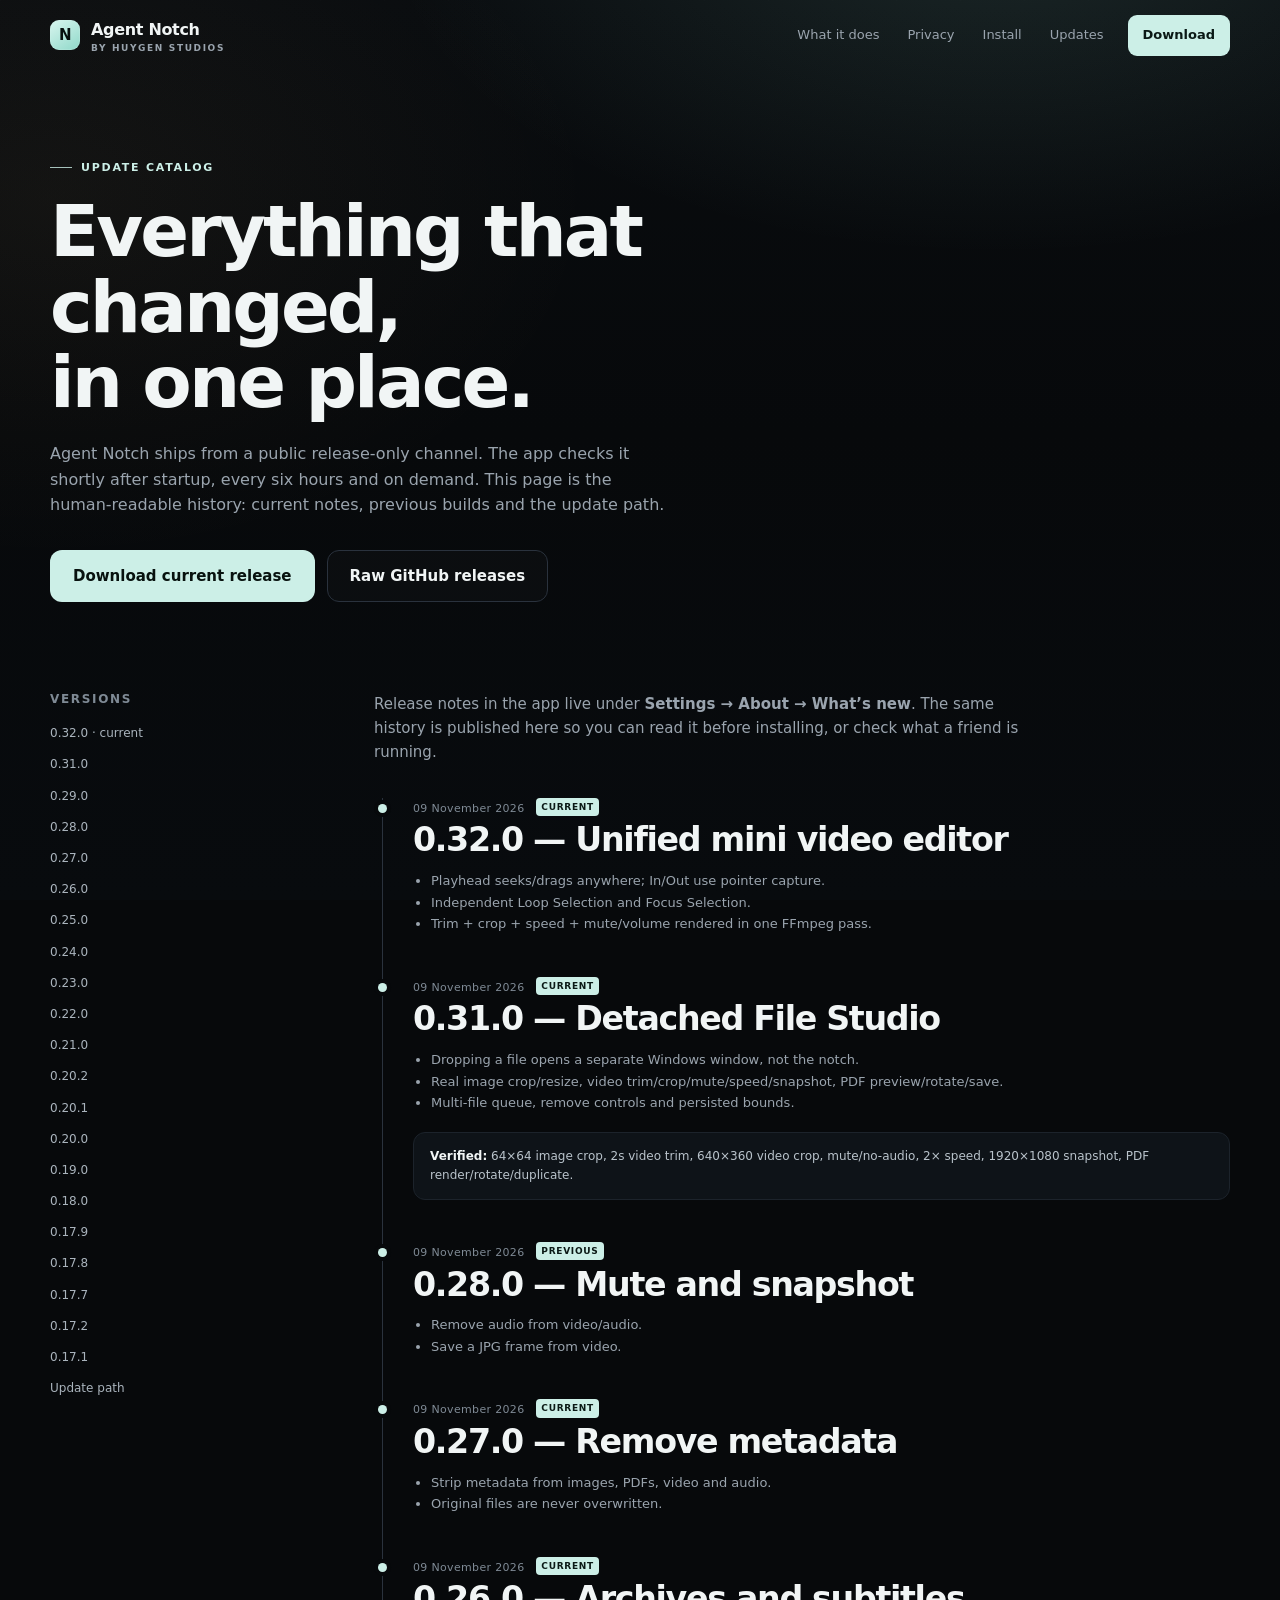
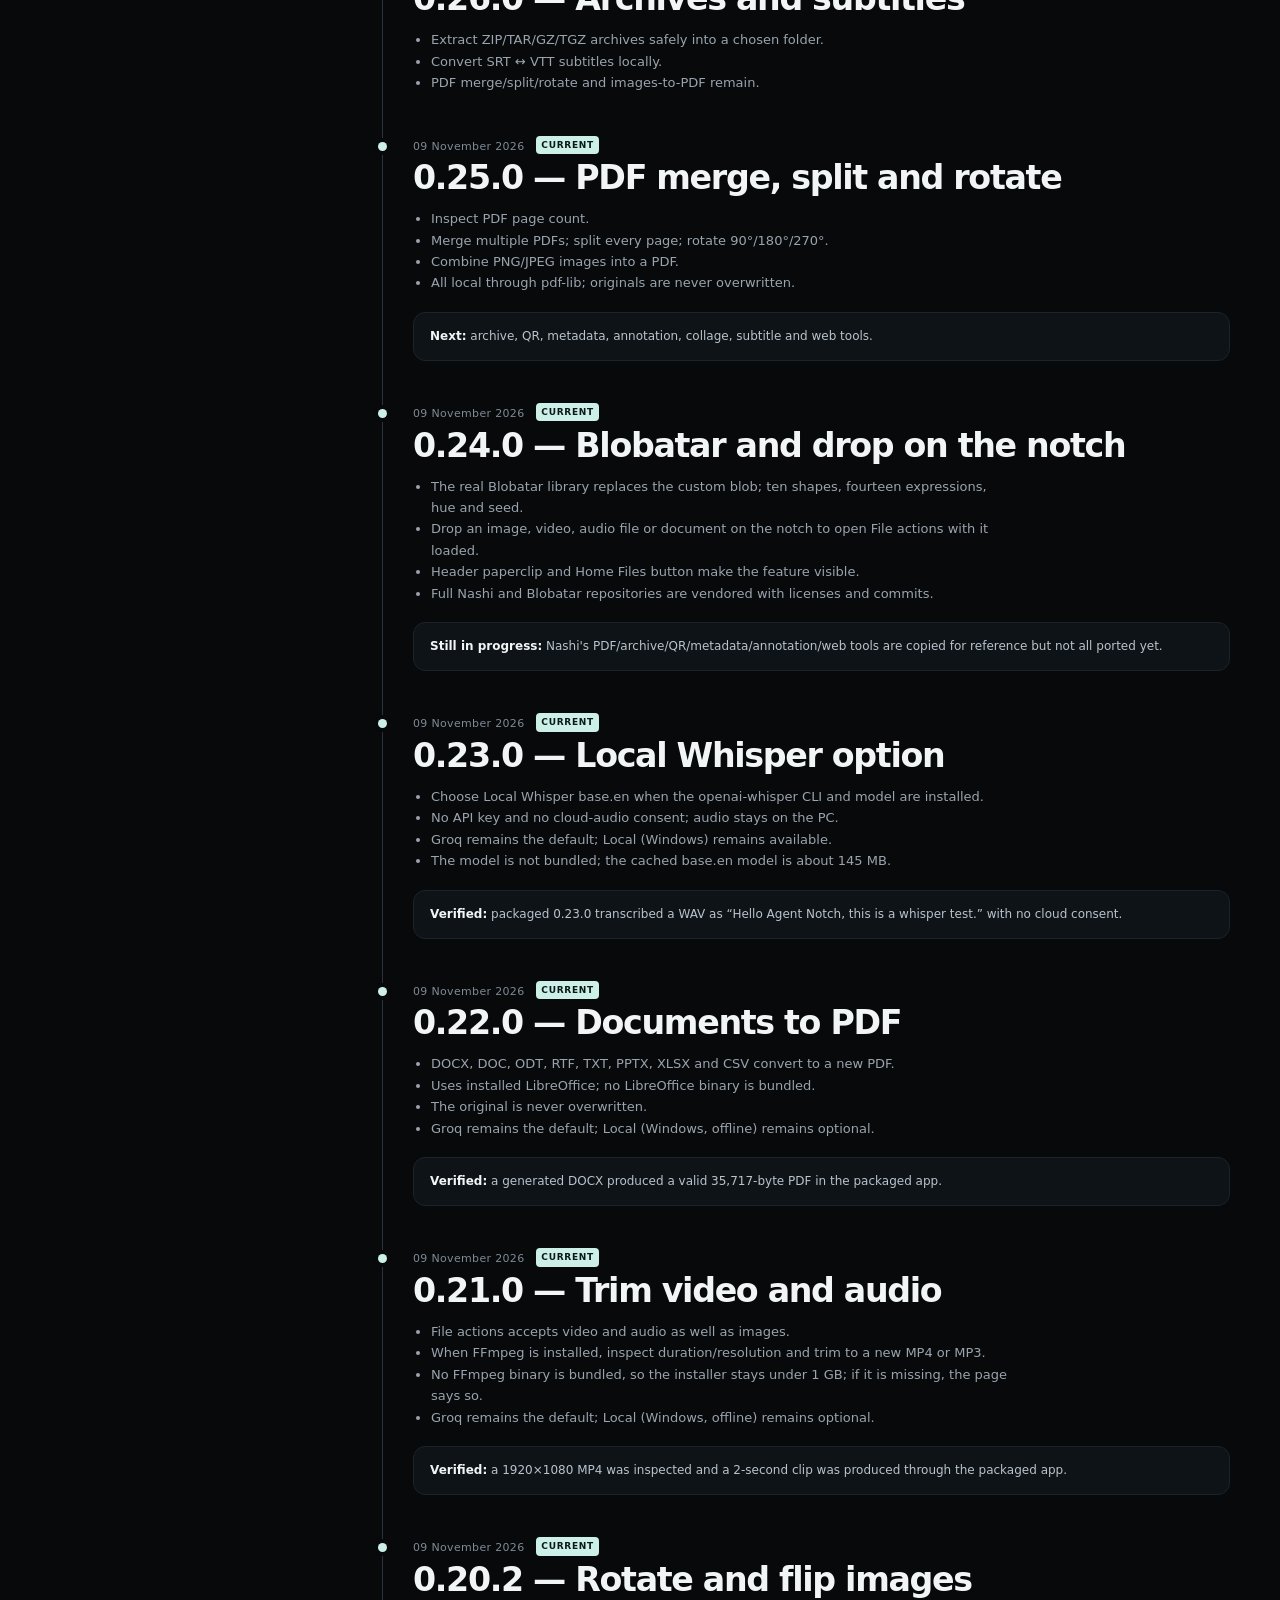
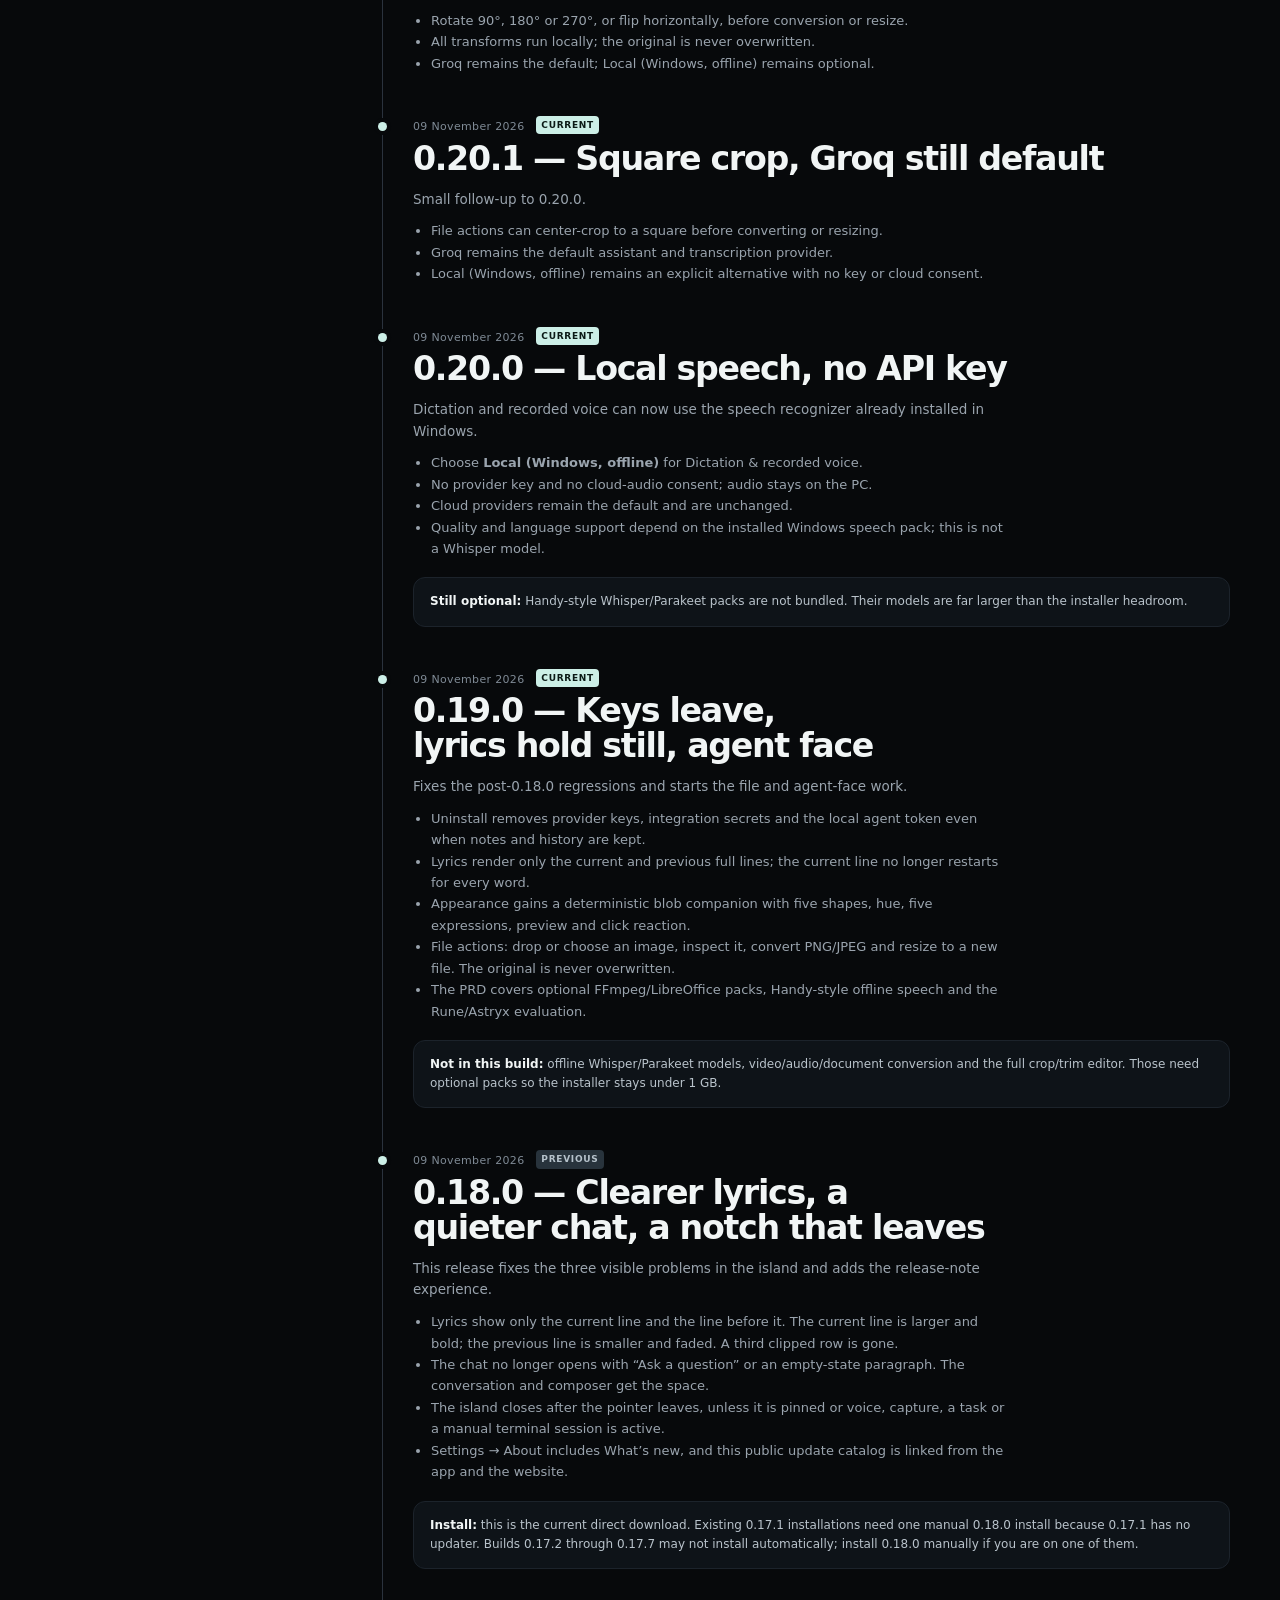
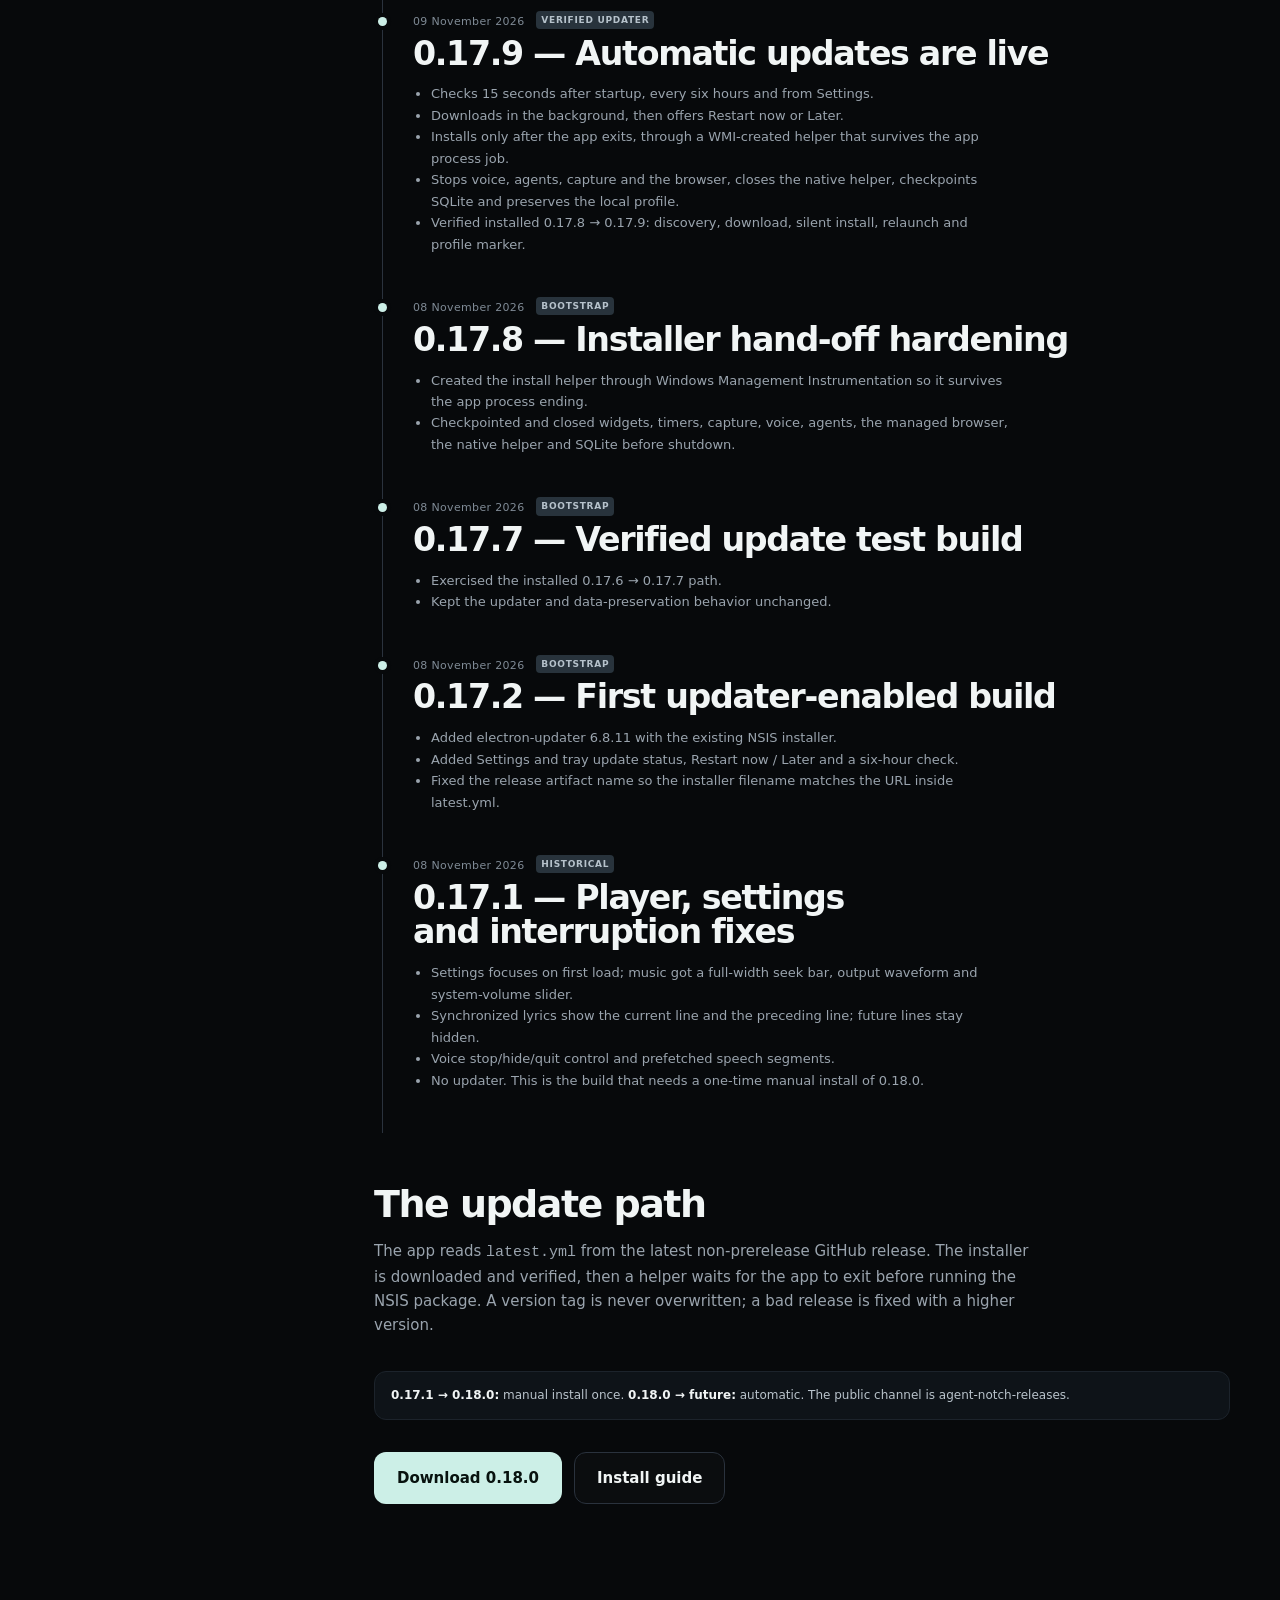
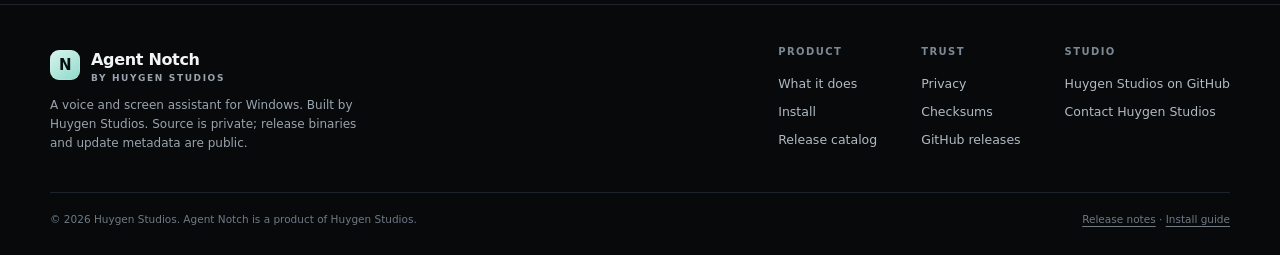
<file: releases.html>
<!doctype html>
<html lang="en" data-type="software">
<head>
<meta charset="utf-8">
<meta name="viewport" content="width=device-width, initial-scale=1, viewport-fit=cover">
<title>Agent Notch release notes and update catalog — Huygen Studios</title>
<meta name="description" content="Every Agent Notch Windows release, what changed, and how the automatic update path works. Current version 0.18.0 from Huygen Studios.">
<meta name="page-type" content="software">
<meta name="site-kind" content="software">
<link rel="canonical" href="https://shravan-kumar-nalacharla.github.io/agent-notch-site/releases.html">
<meta property="og:type" content="website">
<meta property="og:site_name" content="Huygen Studios">
<meta property="og:title" content="Agent Notch release notes and update catalog">
<meta property="og:description" content="Every Agent Notch Windows release, what changed, and how automatic updates work.">
<meta property="og:url" content="https://shravan-kumar-nalacharla.github.io/agent-notch-site/releases.html">
<meta property="og:image" content="https://shravan-kumar-nalacharla.github.io/agent-notch-site/assets/og.png">
<meta name="twitter:card" content="summary_large_image">
<meta name="twitter:title" content="Agent Notch release notes">
<meta name="twitter:description" content="Every Agent Notch Windows release and the update path.">
<meta name="twitter:image" content="https://shravan-kumar-nalacharla.github.io/agent-notch-site/assets/og.png">
<meta name="theme-color" content="#07090b">
<link rel="icon" href="assets/favicon.svg" type="image/svg+xml">
<link rel="apple-touch-icon" href="assets/icon-256.png">
<link rel="stylesheet" href="assets/site.css">
<script type="application/ld+json">
{
  "@context": "https://schema.org",
  "@type": "BreadcrumbList",
  "itemListElement": [
    { "@type": "ListItem", "position": 1, "name": "Agent Notch", "item": "https://shravan-kumar-nalacharla.github.io/agent-notch-site/" },
    { "@type": "ListItem", "position": 2, "name": "Release notes", "item": "https://shravan-kumar-nalacharla.github.io/agent-notch-site/releases.html" }
  ]
}
</script>
</head>
<body>
<a class="skip" href="#main">Skip to content</a>
<header class="site-head" id="siteHead">
  <div class="wrap">
    <a class="brand" href="./" aria-label="Agent Notch home"><span class="brand-mark" aria-hidden="true">N</span><span>Agent Notch<small>by Huygen Studios</small></span></a>
    <nav class="nav" aria-label="Main">
      <a href="./#features">What it does</a>
      <a href="privacy.html">Privacy</a>
      <a href="./#install">Install</a>
      <a href="releases.html" aria-current="page">Updates</a>
      <a class="nav-download" href="https://github.com/shravan-kumar-nalacharla/agent-notch-releases/releases/latest/download/Agent-Notch-Setup.exe">Download</a>
    </nav>
    <button class="menu-toggle" id="menuToggle" aria-label="Open menu" aria-expanded="false" aria-controls="siteHead"><span></span></button>
  </div>
</header>

<main id="main">
  <section class="releases-hero">
    <div class="wrap">
      <span class="eyebrow">Update catalog</span>
      <h1>Everything that changed,<br>in one place.</h1>
      <p>Agent Notch ships from a public release-only channel. The app checks it shortly after startup, every six hours and on demand. This page is the human-readable history: current notes, previous builds and the update path.</p>
      <div class="hero-actions">
        <a class="btn btn-primary" href="https://github.com/shravan-kumar-nalacharla/agent-notch-releases/releases/latest/download/Agent-Notch-Setup.exe">Download current release</a>
        <a class="btn btn-ghost" href="https://github.com/shravan-kumar-nalacharla/agent-notch-releases/releases">Raw GitHub releases</a>
      </div>
    </div>
  </section>

  <div class="wrap release-layout">
    <aside class="release-aside" aria-label="Release index">
      <h3>Versions</h3>
      <a href="#v0320">0.32.0 · current</a>
      <a href="#v0310">0.31.0</a>
      <a href="#v0290">0.29.0</a>
      <a href="#v0280">0.28.0</a>
      <a href="#v0270">0.27.0</a>
      <a href="#v0260">0.26.0</a>
      <a href="#v0250">0.25.0</a>
      <a href="#v0240">0.24.0</a>
      <a href="#v0230">0.23.0</a>
      <a href="#v0220">0.22.0</a>
      <a href="#v0210">0.21.0</a>
      <a href="#v0202">0.20.2</a>
      <a href="#v0201">0.20.1</a>
      <a href="#v0200">0.20.0</a>
      <a href="#v0190">0.19.0</a>
      <a href="#v0180">0.18.0</a>
      <a href="#v0179">0.17.9</a>
      <a href="#v0178">0.17.8</a>
      <a href="#v0177">0.17.7</a>
      <a href="#v0172">0.17.2</a>
      <a href="#v0171">0.17.1</a>
      <a href="#update-path">Update path</a>
    </aside>
    <div class="release-body">
      <p class="lede">Release notes in the app live under <strong>Settings → About → What’s new</strong>. The same history is published here so you can read it before installing, or check what a friend is running.</p>
      <div class="timeline">
        <article id="v0320">
          <div class="when">09 November 2026 <span class="tag">Current</span></div>
          <h2>0.32.0 — Unified mini video editor</h2>
          <ul><li>Playhead seeks/drags anywhere; In/Out use pointer capture.</li><li>Independent Loop Selection and Focus Selection.</li><li>Trim + crop + speed + mute/volume rendered in one FFmpeg pass.</li></ul>
        </article>
        <article id="v0310">
          <div class="when">09 November 2026 <span class="tag">Current</span></div>
          <h2>0.31.0 — Detached File Studio</h2>
          <ul><li>Dropping a file opens a separate Windows window, not the notch.</li><li>Real image crop/resize, video trim/crop/mute/speed/snapshot, PDF preview/rotate/save.</li><li>Multi-file queue, remove controls and persisted bounds.</li></ul>
          <div class="release-note"><strong>Verified:</strong> 64×64 image crop, 2s video trim, 640×360 video crop, mute/no-audio, 2× speed, 1920×1080 snapshot, PDF render/rotate/duplicate.</div>
        </article>
        <article id="v0280">
          <div class="when">09 November 2026 <span class="tag">Previous</span></div>
          <h2>0.28.0 — Mute and snapshot</h2>
          <ul><li>Remove audio from video/audio.</li><li>Save a JPG frame from video.</li></ul>
        </article>
        <article id="v0270">
          <div class="when">09 November 2026 <span class="tag">Current</span></div>
          <h2>0.27.0 — Remove metadata</h2>
          <ul><li>Strip metadata from images, PDFs, video and audio.</li><li>Original files are never overwritten.</li></ul>
        </article>
        <article id="v0260">
          <div class="when">09 November 2026 <span class="tag">Current</span></div>
          <h2>0.26.0 — Archives and subtitles</h2>
          <ul>
            <li>Extract ZIP/TAR/GZ/TGZ archives safely into a chosen folder.</li>
            <li>Convert SRT ↔ VTT subtitles locally.</li>
            <li>PDF merge/split/rotate and images-to-PDF remain.</li>
          </ul>
        </article>
        <article id="v0250">
          <div class="when">09 November 2026 <span class="tag">Current</span></div>
          <h2>0.25.0 — PDF merge, split and rotate</h2>
          <ul>
            <li>Inspect PDF page count.</li>
            <li>Merge multiple PDFs; split every page; rotate 90°/180°/270°.</li>
            <li>Combine PNG/JPEG images into a PDF.</li>
            <li>All local through pdf-lib; originals are never overwritten.</li>
          </ul>
          <div class="release-note"><strong>Next:</strong> archive, QR, metadata, annotation, collage, subtitle and web tools.</div>
        </article>
        <article id="v0240">
          <div class="when">09 November 2026 <span class="tag">Current</span></div>
          <h2>0.24.0 — Blobatar and drop on the notch</h2>
          <ul>
            <li>The real Blobatar library replaces the custom blob; ten shapes, fourteen expressions, hue and seed.</li>
            <li>Drop an image, video, audio file or document on the notch to open File actions with it loaded.</li>
            <li>Header paperclip and Home Files button make the feature visible.</li>
            <li>Full Nashi and Blobatar repositories are vendored with licenses and commits.</li>
          </ul>
          <div class="release-note"><strong>Still in progress:</strong> Nashi's PDF/archive/QR/metadata/annotation/web tools are copied for reference but not all ported yet.</div>
        </article>
        <article id="v0230">
          <div class="when">09 November 2026 <span class="tag">Current</span></div>
          <h2>0.23.0 — Local Whisper option</h2>
          <ul>
            <li>Choose Local Whisper base.en when the openai-whisper CLI and model are installed.</li>
            <li>No API key and no cloud-audio consent; audio stays on the PC.</li>
            <li>Groq remains the default; Local (Windows) remains available.</li>
            <li>The model is not bundled; the cached base.en model is about 145 MB.</li>
          </ul>
          <div class="release-note"><strong>Verified:</strong> packaged 0.23.0 transcribed a WAV as “Hello Agent Notch, this is a whisper test.” with no cloud consent.</div>
        </article>
        <article id="v0220">
          <div class="when">09 November 2026 <span class="tag">Current</span></div>
          <h2>0.22.0 — Documents to PDF</h2>
          <ul>
            <li>DOCX, DOC, ODT, RTF, TXT, PPTX, XLSX and CSV convert to a new PDF.</li>
            <li>Uses installed LibreOffice; no LibreOffice binary is bundled.</li>
            <li>The original is never overwritten.</li>
            <li>Groq remains the default; Local (Windows, offline) remains optional.</li>
          </ul>
          <div class="release-note"><strong>Verified:</strong> a generated DOCX produced a valid 35,717-byte PDF in the packaged app.</div>
        </article>
        <article id="v0210">
          <div class="when">09 November 2026 <span class="tag">Current</span></div>
          <h2>0.21.0 — Trim video and audio</h2>
          <ul>
            <li>File actions accepts video and audio as well as images.</li>
            <li>When FFmpeg is installed, inspect duration/resolution and trim to a new MP4 or MP3.</li>
            <li>No FFmpeg binary is bundled, so the installer stays under 1 GB; if it is missing, the page says so.</li>
            <li>Groq remains the default; Local (Windows, offline) remains optional.</li>
          </ul>
          <div class="release-note"><strong>Verified:</strong> a 1920×1080 MP4 was inspected and a 2-second clip was produced through the packaged app.</div>
        </article>
        <article id="v0202">
          <div class="when">09 November 2026 <span class="tag">Current</span></div>
          <h2>0.20.2 — Rotate and flip images</h2>
          <ul>
            <li>Rotate 90°, 180° or 270°, or flip horizontally, before conversion or resize.</li>
            <li>All transforms run locally; the original is never overwritten.</li>
            <li>Groq remains the default; Local (Windows, offline) remains optional.</li>
          </ul>
        </article>
        <article id="v0201">
          <div class="when">09 November 2026 <span class="tag">Current</span></div>
          <h2>0.20.1 — Square crop, Groq still default</h2>
          <p>Small follow-up to 0.20.0.</p>
          <ul>
            <li>File actions can center-crop to a square before converting or resizing.</li>
            <li>Groq remains the default assistant and transcription provider.</li>
            <li>Local (Windows, offline) remains an explicit alternative with no key or cloud consent.</li>
          </ul>
        </article>
        <article id="v0200">
          <div class="when">09 November 2026 <span class="tag">Current</span></div>
          <h2>0.20.0 — Local speech, no API key</h2>
          <p>Dictation and recorded voice can now use the speech recognizer already installed in Windows.</p>
          <ul>
            <li>Choose <strong>Local (Windows, offline)</strong> for Dictation &amp; recorded voice.</li>
            <li>No provider key and no cloud-audio consent; audio stays on the PC.</li>
            <li>Cloud providers remain the default and are unchanged.</li>
            <li>Quality and language support depend on the installed Windows speech pack; this is not a Whisper model.</li>
          </ul>
          <div class="release-note"><strong>Still optional:</strong> Handy-style Whisper/Parakeet packs are not bundled. Their models are far larger than the installer headroom.</div>
        </article>
        <article id="v0190">
          <div class="when">09 November 2026 <span class="tag">Current</span></div>
          <h2>0.19.0 — Keys leave, lyrics hold still, agent face</h2>
          <p>Fixes the post-0.18.0 regressions and starts the file and agent-face work.</p>
          <ul>
            <li>Uninstall removes provider keys, integration secrets and the local agent token even when notes and history are kept.</li>
            <li>Lyrics render only the current and previous full lines; the current line no longer restarts for every word.</li>
            <li>Appearance gains a deterministic blob companion with five shapes, hue, five expressions, preview and click reaction.</li>
            <li>File actions: drop or choose an image, inspect it, convert PNG/JPEG and resize to a new file. The original is never overwritten.</li>
            <li>The PRD covers optional FFmpeg/LibreOffice packs, Handy-style offline speech and the Rune/Astryx evaluation.</li>
          </ul>
          <div class="release-note"><strong>Not in this build:</strong> offline Whisper/Parakeet models, video/audio/document conversion and the full crop/trim editor. Those need optional packs so the installer stays under 1 GB.</div>
        </article>
        <article id="v0180">
          <div class="when">09 November 2026 <span class="tag old">Previous</span></div>
          <h2>0.18.0 — Clearer lyrics, a quieter chat, a notch that leaves</h2>
          <p>This release fixes the three visible problems in the island and adds the release-note experience.</p>
          <ul>
            <li>Lyrics show only the current line and the line before it. The current line is larger and bold; the previous line is smaller and faded. A third clipped row is gone.</li>
            <li>The chat no longer opens with “Ask a question” or an empty-state paragraph. The conversation and composer get the space.</li>
            <li>The island closes after the pointer leaves, unless it is pinned or voice, capture, a task or a manual terminal session is active.</li>
            <li>Settings → About includes What’s new, and this public update catalog is linked from the app and the website.</li>
          </ul>
          <div class="release-note"><strong>Install:</strong> this is the current direct download. Existing 0.17.1 installations need one manual 0.18.0 install because 0.17.1 has no updater. Builds 0.17.2 through 0.17.7 may not install automatically; install 0.18.0 manually if you are on one of them.</div>
        </article>

        <article id="v0179">
          <div class="when">09 November 2026 <span class="tag old">Verified updater</span></div>
          <h2>0.17.9 — Automatic updates are live</h2>
          <ul>
            <li>Checks 15 seconds after startup, every six hours and from Settings.</li>
            <li>Downloads in the background, then offers Restart now or Later.</li>
            <li>Installs only after the app exits, through a WMI-created helper that survives the app process job.</li>
            <li>Stops voice, agents, capture and the browser, closes the native helper, checkpoints SQLite and preserves the local profile.</li>
            <li>Verified installed 0.17.8 → 0.17.9: discovery, download, silent install, relaunch and profile marker.</li>
          </ul>
        </article>

        <article id="v0178">
          <div class="when">08 November 2026 <span class="tag old">Bootstrap</span></div>
          <h2>0.17.8 — Installer hand-off hardening</h2>
          <ul>
            <li>Created the install helper through Windows Management Instrumentation so it survives the app process ending.</li>
            <li>Checkpointed and closed widgets, timers, capture, voice, agents, the managed browser, the native helper and SQLite before shutdown.</li>
          </ul>
        </article>

        <article id="v0177">
          <div class="when">08 November 2026 <span class="tag old">Bootstrap</span></div>
          <h2>0.17.7 — Verified update test build</h2>
          <ul>
            <li>Exercised the installed 0.17.6 → 0.17.7 path.</li>
            <li>Kept the updater and data-preservation behavior unchanged.</li>
          </ul>
        </article>

        <article id="v0172">
          <div class="when">08 November 2026 <span class="tag old">Bootstrap</span></div>
          <h2>0.17.2 — First updater-enabled build</h2>
          <ul>
            <li>Added electron-updater 6.8.11 with the existing NSIS installer.</li>
            <li>Added Settings and tray update status, Restart now / Later and a six-hour check.</li>
            <li>Fixed the release artifact name so the installer filename matches the URL inside latest.yml.</li>
          </ul>
        </article>

        <article id="v0171">
          <div class="when">08 November 2026 <span class="tag old">Historical</span></div>
          <h2>0.17.1 — Player, settings and interruption fixes</h2>
          <ul>
            <li>Settings focuses on first load; music got a full-width seek bar, output waveform and system-volume slider.</li>
            <li>Synchronized lyrics show the current line and the preceding line; future lines stay hidden.</li>
            <li>Voice stop/hide/quit control and prefetched speech segments.</li>
            <li>No updater. This is the build that needs a one-time manual install of 0.18.0.</li>
          </ul>
        </article>
      </div>

      <section id="update-path" style="margin-top:52px">
        <h2 style="font-size:clamp(28px,3vw,38px)">The update path</h2>
        <p class="lede" style="margin-top:14px">The app reads <code>latest.yml</code> from the latest non-prerelease GitHub release. The installer is downloaded and verified, then a helper waits for the app to exit before running the NSIS package. A version tag is never overwritten; a bad release is fixed with a higher version.</p>
        <div class="release-note"><strong>0.17.1 → 0.18.0:</strong> manual install once. <strong>0.18.0 → future:</strong> automatic. The public channel is <a href="https://github.com/shravan-kumar-nalacharla/agent-notch-releases/releases">agent-notch-releases</a>.</div>
        <div class="hero-actions"><a class="btn btn-primary" href="https://github.com/shravan-kumar-nalacharla/agent-notch-releases/releases/latest/download/Agent-Notch-Setup.exe">Download 0.18.0</a><a class="btn btn-ghost" href="./#install">Install guide</a></div>
      </section>
    </div>
  </div>
</main>

<footer class="site-foot">
  <div class="wrap">
    <div class="foot-grid">
      <div class="foot-brand">
        <a class="brand" href="./"><span class="brand-mark" aria-hidden="true">N</span><span>Agent Notch<small>by Huygen Studios</small></span></a>
        <p>A voice and screen assistant for Windows. Built by Huygen Studios. Source is private; release binaries and update metadata are public.</p>
      </div>
      <div class="foot-links">
        <div class="foot-col"><h4>Product</h4><a href="./#features">What it does</a><a href="./#install">Install</a><a href="releases.html">Release catalog</a></div>
        <div class="foot-col"><h4>Trust</h4><a href="privacy.html">Privacy</a><a href="https://github.com/shravan-kumar-nalacharla/agent-notch-releases/releases/latest/download/SHA256SUMS.txt">Checksums</a><a href="https://github.com/shravan-kumar-nalacharla/agent-notch-releases/releases">GitHub releases</a></div>
        <div class="foot-col"><h4>Studio</h4><a href="https://github.com/shravan-kumar-nalacharla">Huygen Studios on GitHub</a><a href="https://github.com/shravan-kumar-nalacharla/agent-notch-site/issues">Contact Huygen Studios</a></div>
      </div>
    </div>
    <div class="foot-bottom"><span>© 2026 Huygen Studios. Agent Notch is a product of Huygen Studios.</span><span><a href="releases.html">Release notes</a> · <a href="./#install">Install guide</a></span></div>
  </div>
</footer>
<script src="assets/site.js" defer></script>
</body>
</html>
</file>
<file: assets/site.css>
:root{
  --bg:#07090b;
  --bg-soft:#0b0e12;
  --panel:#10151a;
  --panel-2:#161c23;
  --panel-3:#1d242d;
  --line:#2a323d;
  --line-soft:#1c232b;
  --text:#f1f5f5;
  --muted:#9aa4ae;
  --mint:#ccefe7;
  --mint-deep:#8fd8c9;
  --amber:#f1c27d;
  --danger:#ff8a8a;
  --radius:18px;
  --radius-sm:12px;
  --shadow:0 30px 90px rgba(0,0,0,.48);
  --wrap:1180px;
  --font:"Segoe UI Variable Text","Segoe UI",system-ui,-apple-system,sans-serif;
  --display:"Segoe UI Variable Display","Segoe UI",system-ui,-apple-system,sans-serif;
  --serif:"Iowan Old Style","Palatino Linotype",Georgia,serif;
}
*{box-sizing:border-box}
html{scroll-behavior:smooth;scroll-padding-top:88px}
body{margin:0;background:var(--bg);color:var(--text);font:16px/1.6 var(--font);-webkit-font-smoothing:antialiased;overflow-x:hidden}
body::before{content:"";position:fixed;inset:0;z-index:-2;background:
  radial-gradient(900px 480px at 78% -8%,rgba(143,216,201,.13),transparent 68%),
  radial-gradient(780px 520px at 4% 22%,rgba(241,194,125,.05),transparent 70%),
  linear-gradient(180deg,#090c0f 0%,#07090b 48%,#080b0e 100%)}
body::after{content:"";position:fixed;inset:0;z-index:-1;pointer-events:none;opacity:.22;background-image:linear-gradient(rgba(255,255,255,.028) 1px,transparent 1px),linear-gradient(90deg,rgba(255,255,255,.028) 1px,transparent 1px);background-size:64px 64px;mask-image:linear-gradient(180deg,#000 0%,transparent 72%)}
a{color:inherit;text-decoration:none}
button{font:inherit;color:inherit}
img{max-width:100%;display:block}
svg{display:block}
::selection{background:var(--mint);color:#0b1b18}
.skip{position:fixed;left:16px;top:-80px;z-index:100;background:var(--mint);color:#07100e;padding:10px 16px;border-radius:10px;font-weight:700;transition:top .2s}
.skip:focus{top:16px}
.wrap{width:min(var(--wrap),calc(100% - 48px));margin-inline:auto}
.eyebrow{display:inline-flex;align-items:center;gap:9px;font-size:11px;letter-spacing:.16em;text-transform:uppercase;color:var(--mint);font-weight:700}
.eyebrow::before{content:"";width:22px;height:1px;background:var(--mint);opacity:.8}
h1,h2,h3,h4{font-family:var(--display);letter-spacing:-.04em;line-height:1.05;margin:0;text-wrap:balance}
h1{font-size:clamp(46px,6.4vw,86px);font-weight:680}
h2{font-size:clamp(32px,4.4vw,56px);font-weight:650}
h3{font-size:22px;font-weight:650;letter-spacing:-.025em;line-height:1.2}
p{margin:0}
.muted{color:var(--muted)}
.serif{font-family:var(--serif);font-style:italic;font-weight:400;letter-spacing:-.02em}

/* header */
.site-head{position:fixed;top:0;left:0;right:0;z-index:50;height:72px;display:flex;align-items:center;border-bottom:1px solid transparent;transition:background .25s,border-color .25s,backdrop-filter .25s}
.site-head.scrolled{background:rgba(7,9,11,.78);border-bottom-color:var(--line-soft);backdrop-filter:blur(18px)}
.site-head .wrap{display:flex;align-items:center;justify-content:space-between;gap:24px}
.brand{display:flex;align-items:center;gap:11px;font-weight:700;letter-spacing:-.02em}
.brand-mark{width:30px;height:30px;border-radius:9px;background:linear-gradient(145deg,#d9f6ef,#8fd8c9);display:grid;place-items:center;color:#07100e;font-size:15px;font-weight:800;box-shadow:0 0 0 1px rgba(204,239,231,.24) inset}
.brand small{display:block;font-size:9px;letter-spacing:.18em;text-transform:uppercase;color:var(--muted);font-weight:700;line-height:1.2}
.nav{display:flex;align-items:center;gap:4px}
.nav a{font-size:13px;color:var(--muted);padding:9px 12px;border-radius:9px;transition:color .2s,background .2s}
.nav a:hover,.nav a:focus-visible{color:var(--text);background:rgba(255,255,255,.05)}
.nav .nav-download{background:var(--mint);color:#0b1916;font-weight:700;padding:10px 15px;margin-left:8px}
.nav .nav-download:hover{background:#dcf8f1;color:#07100e}
.menu-toggle{display:none;background:transparent;border:1px solid var(--line);border-radius:9px;width:42px;height:42px;place-items:center;cursor:pointer}
.menu-toggle span{display:block;width:17px;height:1.5px;background:currentColor;box-shadow:0 5px 0 currentColor,0 -5px 0 currentColor}

/* hero */
.hero{min-height:min(100svh,940px);padding:132px 0 64px;display:flex;align-items:center}
.hero-grid{display:grid;grid-template-columns:minmax(0,.93fr) minmax(520px,1.07fr);gap:64px;align-items:center}
.hero h1{margin:20px 0 0}
.hero h1 em{font-family:var(--serif);font-style:italic;font-weight:400;color:var(--mint);letter-spacing:-.03em}
.hero-lede{max-width:540px;margin:24px 0 0;color:#c3cbd2;font-size:clamp(17px,1.5vw,20px);line-height:1.6}
.hero-actions{display:flex;flex-wrap:wrap;gap:12px;margin:32px 0 0}
.btn{display:inline-flex;align-items:center;justify-content:center;gap:10px;min-height:52px;padding:0 22px;border-radius:12px;border:1px solid transparent;font-weight:700;font-size:15px;cursor:pointer;transition:transform .18s,background .18s,border-color .18s,color .18s}
.btn:hover{transform:translateY(-1px)}
.btn:active{transform:translateY(0)}
.btn-primary{background:var(--mint);color:#08120f}
.btn-primary:hover{background:#ddf8f1}
.btn-ghost{border-color:var(--line);background:rgba(255,255,255,.02);color:var(--text)}
.btn-ghost:hover{border-color:#56616e;background:rgba(255,255,255,.05)}
.btn svg{width:17px;height:17px}
.hero-facts{display:flex;flex-wrap:wrap;gap:10px 18px;margin:22px 0 0;color:var(--muted);font-size:12.5px}
.hero-facts span{display:inline-flex;align-items:center;gap:7px}
.hero-facts span::before{content:"";width:5px;height:5px;border-radius:50%;background:var(--mint);opacity:.8}
.hero-small{margin-top:18px;font-size:11.5px;color:#7f8994}
.hero-small a{color:#b9c2ca;text-decoration:underline;text-underline-offset:3px}

/* live island mock */
.stage{position:relative;padding:20px 0 0}
.stage-glow{position:absolute;inset:6% 2% 8%;background:radial-gradient(closest-side,rgba(143,216,201,.18),transparent 72%);filter:blur(10px);z-index:0}
.desktop{position:relative;z-index:1;border:1px solid var(--line);background:linear-gradient(180deg,#11161b,#0a0d10);border-radius:24px;padding:14px;box-shadow:var(--shadow)}
.desktop-bar{display:flex;align-items:center;justify-content:space-between;padding:0 6px 12px;color:#74808c;font-size:10.5px;letter-spacing:.08em;text-transform:uppercase}
.desktop-bar .lights{display:flex;gap:5px}
.desktop-bar i{width:6px;height:6px;border-radius:50%;background:#39424d}
.desktop-screen{position:relative;min-height:520px;border-radius:16px;background:
  radial-gradient(600px 320px at 50% -10%,rgba(204,239,231,.08),transparent 70%),
  linear-gradient(180deg,#0c1014,#080b0e);border:1px solid #1b222a;overflow:hidden;display:flex;flex-direction:column;align-items:center;padding:22px 22px 26px}
.desktop-screen .wall-label{position:absolute;left:18px;bottom:16px;font-size:10px;color:#5f6a76}
.island{width:100%;max-width:452px;margin-top:24px;border:1px solid #333d47;border-radius:20px;background:rgba(13,18,23,.96);box-shadow:0 24px 70px rgba(0,0,0,.5),0 0 0 1px rgba(204,239,231,.04) inset;overflow:hidden;transition:transform .4s cubic-bezier(.22,1,.36,1),opacity .3s}
.island.is-collapsed{transform:translateY(-18px) scale(.985);opacity:.35;pointer-events:none}
.island-top{display:flex;align-items:center;justify-content:space-between;gap:10px;padding:12px 14px 9px;border-bottom:1px solid #1d252d;font-size:11px;color:#9aa6b1}
.island-status{display:flex;align-items:center;gap:7px}
.island-status::before{content:"";width:6px;height:6px;border-radius:50%;background:var(--mint);box-shadow:0 0 10px rgba(204,239,231,.7)}
.island-controls{display:flex;gap:5px}
.island-controls button{width:28px;height:24px;border:0;border-radius:7px;background:transparent;color:#9aa6b1;display:grid;place-items:center;cursor:pointer;transition:background .2s,color .2s}
.island-controls button:hover{background:#202932;color:var(--text)}
.island-controls svg{width:13px;height:13px}
.island-body{padding:12px 14px 10px;min-height:270px}
.demo-panel[hidden]{display:none}
.demo-panel{animation:panel-in .32s cubic-bezier(.22,1,.36,1)}
@keyframes panel-in{from{opacity:0;transform:translateY(7px)}to{opacity:1;transform:none}}
.demo-kicker{display:flex;align-items:center;justify-content:space-between;font-size:10px;color:#77838f;letter-spacing:.09em;text-transform:uppercase;margin-bottom:9px}
.track{display:flex;gap:11px;align-items:center}
.track-art{width:44px;height:44px;border-radius:11px;flex:none;background:linear-gradient(145deg,#2a4a46,#15211f);display:grid;place-items:center;color:var(--mint)}
.track-art svg{width:20px;height:20px}
.track h4{font-size:14px;font-weight:650;letter-spacing:-.01em;margin:0;line-height:1.3}
.track p{font-size:10.5px;color:#8995a0;margin:2px 0 0}
.track-wave{display:flex;align-items:center;gap:2px;height:26px;margin-left:auto;flex:none}
.track-wave i{width:2px;border-radius:2px;background:#8fd8c9;opacity:.75;height:var(--h,30%)}
.seek{height:4px;background:#29323b;border-radius:99px;margin:14px 0 3px;position:relative;overflow:hidden}
.seek::before{content:"";position:absolute;inset:0 48% 0 0;background:var(--mint);border-radius:99px}
.time{display:flex;justify-content:space-between;font-size:9.5px;color:#7d8995;font-variant-numeric:tabular-nums}
.transport{display:flex;align-items:center;justify-content:center;gap:20px;margin:10px 0 4px}
.transport button{border:0;background:transparent;color:#b9c4cc;cursor:pointer;display:grid;place-items:center;width:30px;height:30px;border-radius:50%}
.transport button:hover{background:#202932;color:var(--text)}
.transport .play{width:38px;height:38px;background:var(--mint);color:#0b1a16}
.transport .play:hover{background:#dcf8f1}
.transport svg{width:16px;height:16px}
.lyrics-demo{padding-top:6px;min-height:82px;display:flex;flex-direction:column;justify-content:flex-end;gap:4px;overflow:hidden}
.lyrics-demo .prev{font-size:12.5px;color:#8c98a3;line-height:18px;display:-webkit-box;-webkit-line-clamp:2;-webkit-box-orient:vertical;overflow:hidden}
.lyrics-demo .now{font-size:17px;font-weight:700;line-height:22px;letter-spacing:-.01em;display:-webkit-box;-webkit-line-clamp:2;-webkit-box-orient:vertical;overflow:hidden}
.demo-chat{display:flex;flex-direction:column;gap:9px;min-height:250px}
.demo-msg{max-width:88%;padding:9px 11px;border-radius:11px;font-size:12.5px;line-height:1.5;color:#d6dde3;background:#1a222a}
.demo-msg.user{align-self:flex-end;background:#d7f3ec;color:#10201d;border-bottom-right-radius:4px}
.demo-msg.assistant{border-bottom-left-radius:4px}
.demo-composer{display:flex;align-items:center;gap:8px;margin-top:auto;border:1px solid #303a44;background:#0c1116;border-radius:11px;padding:8px 9px;color:#77838f;font-size:12px}
.demo-composer span{flex:1}
.demo-composer button{width:26px;height:26px;border-radius:50%;border:0;background:var(--mint);color:#0b1a16;display:grid;place-items:center}
.demo-focus{display:flex;flex-direction:column;align-items:center;justify-content:center;min-height:250px;gap:8px}
.demo-focus .timer{font-size:56px;font-weight:650;letter-spacing:-.05em;font-variant-numeric:tabular-nums}
.demo-focus .label{font-size:11px;color:#8c98a3}
.demo-focus .focus-actions{display:flex;gap:8px;margin-top:8px}
.demo-focus .focus-actions button{border:1px solid #38424d;background:#171f27;color:#d6dde3;border-radius:9px;padding:7px 12px;font-size:11px;cursor:pointer}
.demo-focus .focus-actions button:hover{background:#202a34}
.demo-water{display:flex;flex-direction:column;gap:12px;min-height:250px;justify-content:center}
.demo-water .water-head{display:flex;justify-content:space-between;align-items:end}
.demo-water .water-head strong{font-size:34px;letter-spacing:-.04em}
.demo-water .water-head span{font-size:11px;color:#8c98a3}
.glasses{display:flex;gap:6px}
.glasses i{height:36px;flex:1;border-radius:7px;border:1px solid #33404a;background:#151d24}
.glasses i.full{background:linear-gradient(180deg,#bcefe4,#7fd0bf);border-color:#a8e6d8}
.demo-water button{border:1px solid #38424d;background:#171f27;color:#d6dde3;border-radius:9px;padding:9px 12px;font-size:11px;cursor:pointer;align-self:flex-start}
.demo-tools{display:grid;grid-template-columns:1fr 1fr;gap:8px;min-height:250px}
.demo-tool{display:flex;align-items:center;gap:9px;padding:10px;border:1px solid #2b353f;border-radius:10px;background:#131a20;font-size:11px;color:#c6d0d8}
.demo-tool svg{width:15px;height:15px;color:var(--mint)}
.island-nav{display:flex;align-items:center;justify-content:center;gap:8px;padding:8px 12px 12px;border-top:1px solid #1d252d}
.island-nav button{position:relative;width:34px;height:34px;border:0;border-radius:10px;background:transparent;color:#7f8b97;display:grid;place-items:center;cursor:pointer;transition:background .18s,color .18s,transform .18s}
.island-nav button:hover{background:#1b242c;color:var(--text);transform:translateY(-1px)}
.island-nav button[aria-selected="true"]{background:#25312f;color:var(--mint)}
.island-nav svg{width:15px;height:15px}
.island-nav button::after{content:attr(data-tip);position:absolute;bottom:calc(100% + 8px);left:50%;transform:translateX(-50%) translateY(3px);background:#e8f6f2;color:#0b1714;font-size:10px;font-weight:700;white-space:nowrap;padding:5px 8px;border-radius:6px;opacity:0;pointer-events:none;transition:opacity .15s,transform .15s;box-shadow:0 8px 24px rgba(0,0,0,.35)}
.island-nav button:hover::after,.island-nav button:focus-visible::after{opacity:1;transform:translateX(-50%) translateY(0)}
.demo-note{display:flex;justify-content:space-between;align-items:center;gap:12px;margin-top:14px;color:#7f8b97;font-size:11px}
.demo-note button{border:0;background:transparent;color:#b9c4cc;font-size:11px;text-decoration:underline;text-underline-offset:3px;cursor:pointer}
@keyframes eq{0%,100%{transform:scaleY(.45)}50%{transform:scaleY(1)}}
.track-wave i{transform-origin:center;animation:eq 1.8s ease-in-out infinite;animation-delay:calc(var(--d,0) * -0.12s)}
@media(prefers-reduced-motion:reduce){*{animation-duration:.001ms!important;animation-iteration-count:1!important;transition-duration:.001ms!important;scroll-behavior:auto!important}.track-wave i{height:30%}}

/* sections */
section{position:relative}
.section{padding:110px 0}
.section-tight{padding:84px 0}
.section-head{display:flex;justify-content:space-between;align-items:end;gap:32px;margin-bottom:48px}
.section-head .lede{max-width:470px;color:var(--muted);font-size:15px;line-height:1.65}
.rule{height:1px;background:var(--line-soft);width:100%}
.feature-grid{display:grid;grid-template-columns:repeat(12,1fr);gap:14px}
.feature{border:1px solid var(--line-soft);background:linear-gradient(180deg,rgba(22,28,35,.7),rgba(12,16,20,.55));border-radius:var(--radius);padding:26px;min-height:230px;display:flex;flex-direction:column;justify-content:space-between;transition:transform .22s,border-color .22s,background .22s}
.feature:hover{transform:translateY(-2px);border-color:#3a4652;background:linear-gradient(180deg,rgba(27,35,43,.8),rgba(12,16,20,.65))}
.feature.span-5{grid-column:span 5}.feature.span-7{grid-column:span 7}.feature.span-4{grid-column:span 4}.feature.span-6{grid-column:span 6}.feature.span-8{grid-column:span 8}
.feature-icon{width:38px;height:38px;border-radius:10px;border:1px solid #34414b;background:#131b22;display:grid;place-items:center;color:var(--mint);margin-bottom:34px}
.feature-icon svg{width:18px;height:18px}
.feature p{color:var(--muted);font-size:13.5px;line-height:1.6;margin-top:8px;max-width:46ch}
.feature .fact{display:inline-block;margin-top:18px;font-size:10.5px;color:var(--mint);letter-spacing:.06em;text-transform:uppercase}

.split{display:grid;grid-template-columns:1fr 1fr;gap:64px;align-items:center}
.split-copy p{color:var(--muted);margin-top:18px;max-width:48ch}
.split-copy h2{margin-top:16px}
.split-copy .btn{margin-top:26px}
.quote-card{border:1px solid var(--line-soft);border-radius:22px;background:linear-gradient(160deg,#121920,#0a0e12);padding:30px;position:relative;overflow:hidden}
.quote-card::before{content:"";position:absolute;inset:0;background:radial-gradient(360px 220px at 82% 0%,rgba(204,239,231,.1),transparent 70%);pointer-events:none}
.quote-card blockquote{margin:0;font-family:var(--serif);font-size:clamp(23px,2.5vw,32px);line-height:1.35;letter-spacing:-.02em;color:#eaf2ef;position:relative}
.quote-card footer{margin-top:22px;display:flex;align-items:center;gap:10px;font-size:11px;color:#8d99a4}
.quote-card footer::before{content:"";width:24px;height:1px;background:var(--mint);opacity:.7}
.checks{list-style:none;padding:0;margin:24px 0 0;display:grid;gap:11px}
.checks li{display:flex;gap:10px;align-items:flex-start;color:#c6cfd6;font-size:13.5px}
.checks svg{width:16px;height:16px;color:var(--mint);flex:none;margin-top:2px}

/* install */
.install{display:grid;grid-template-columns:.9fr 1.1fr;gap:70px;align-items:start}
.steps{counter-reset:step;display:grid;gap:0}
.step{display:grid;grid-template-columns:34px 1fr;gap:16px;padding:22px 0;border-bottom:1px solid var(--line-soft);counter-increment:step}
.step:first-child{padding-top:0}
.step::before{content:counter(step,decimal-leading-zero);font-size:11px;font-weight:700;color:var(--mint);letter-spacing:.08em;padding-top:3px}
.step h3{font-size:16px;letter-spacing:-.01em}
.step p{color:var(--muted);font-size:13px;margin-top:5px;max-width:56ch}
.step code{font:11.5px/1.4 ui-monospace,SFMono-Regular,Consolas,monospace;background:#161d24;border:1px solid #2a343e;padding:2px 6px;border-radius:5px;color:#d7e1e8;overflow-wrap:anywhere}
.notice{border:1px solid #4c3f2c;background:linear-gradient(180deg,rgba(241,194,125,.1),rgba(241,194,125,.03));border-radius:12px;padding:14px 16px;margin-top:22px;font-size:12px;color:#e6d3b4;line-height:1.6}
.notice strong{color:#ffe6bd}
.install-card{border:1px solid var(--line);background:linear-gradient(180deg,#12181e,#0a0e12);border-radius:22px;padding:28px;box-shadow:var(--shadow)}
.install-card h3{font-size:18px}
.version-row{display:flex;align-items:center;justify-content:space-between;gap:10px;padding:14px 0;border-bottom:1px solid var(--line-soft);font-size:12px;color:var(--muted)}
.version-row strong{color:var(--text);font-size:13px}
.version-pill{display:inline-flex;font-size:10px;font-weight:700;letter-spacing:.07em;text-transform:uppercase;background:rgba(204,239,231,.1);color:var(--mint);border:1px solid rgba(204,239,231,.2);padding:4px 8px;border-radius:99px}
.hash{margin-top:16px;font:10.5px/1.7 ui-monospace,SFMono-Regular,Consolas,monospace;color:#8b97a2;overflow-wrap:anywhere}
.hash a{color:#c6d1d8;text-decoration:underline;text-underline-offset:3px}
.install-card .btn{width:100%;margin-top:18px}
.install-card small{display:block;margin-top:12px;font-size:10.5px;color:#78838e;text-align:center}

/* updates / release strip */
.release-feature{display:grid;grid-template-columns:1fr 1fr;gap:56px;align-items:start}
.release-list{display:grid;gap:0;border-top:1px solid var(--line-soft)}
.release-row{display:grid;grid-template-columns:120px 1fr auto;gap:18px;align-items:start;padding:18px 0;border-bottom:1px solid var(--line-soft);transition:background .2s}
.release-row:hover{background:rgba(255,255,255,.025)}
.release-row .v{font-size:12px;font-weight:700;color:var(--mint);letter-spacing:.03em}
.release-row .d{font-size:11px;color:#7d8893;padding-top:2px}
.release-row h4{font-size:14px;letter-spacing:-.01em}
.release-row p{font-size:12px;color:var(--muted);margin-top:3px}
.release-row .arrow{color:#6e7a85;font-size:18px;padding-top:3px}
.timeline{display:grid;gap:0;border-left:1px solid var(--line);margin-left:8px}
.timeline article{position:relative;padding:0 0 34px 30px}
.timeline article::before{content:"";position:absolute;left:-5px;top:6px;width:9px;height:9px;border-radius:50%;background:var(--mint);box-shadow:0 0 0 4px var(--bg)}
.timeline article:last-child{padding-bottom:0}
.timeline .when{font-size:11px;color:#7f8a95;letter-spacing:.03em}
.timeline h3{margin:6px 0 8px;font-size:21px}
.timeline ul{margin:10px 0 0;padding-left:18px;color:var(--muted);font-size:13px;line-height:1.65}
.timeline .tag{display:inline-block;margin-left:8px;font-size:9px;letter-spacing:.08em;text-transform:uppercase;color:#0b1916;background:var(--mint);border-radius:4px;padding:2px 5px;font-weight:800;vertical-align:2px}
.timeline .tag.old{background:#28333c;color:#b6c2cb}

/* faq */
.faq{display:grid;grid-template-columns:.8fr 1.2fr;gap:60px;align-items:start}
.faq-list{border-top:1px solid var(--line-soft)}
.faq-list details{border-bottom:1px solid var(--line-soft);padding:0}
.faq-list summary{list-style:none;cursor:pointer;display:flex;justify-content:space-between;align-items:center;gap:20px;padding:20px 0;font-size:15px;font-weight:650;letter-spacing:-.01em}
.faq-list summary::-webkit-details-marker{display:none}
.faq-list summary::after{content:"+";font-size:20px;color:var(--mint);font-weight:400;transition:transform .2s}
.faq-list details[open] summary::after{transform:rotate(45deg)}
.faq-list p{color:var(--muted);font-size:13.5px;line-height:1.7;padding:0 30px 20px 0;max-width:70ch}

/* footer */
.site-foot{border-top:1px solid var(--line-soft);padding:42px 0 30px;background:#07090b}
.foot-grid{display:flex;justify-content:space-between;gap:40px;align-items:start}
.foot-brand p{color:var(--muted);font-size:12px;max-width:330px;margin-top:12px}
.foot-links{display:flex;gap:44px}
.foot-col h4{font-size:10px;text-transform:uppercase;letter-spacing:.14em;color:#7d8893;margin-bottom:12px}
.foot-col a{display:block;font-size:12.5px;color:#b1bbc4;padding:4px 0}
.foot-col a:hover{color:var(--mint)}
.foot-bottom{display:flex;justify-content:space-between;gap:20px;margin-top:38px;padding-top:18px;border-top:1px solid var(--line-soft);font-size:10.5px;color:#6f7a85}
.foot-bottom a{text-decoration:underline;text-underline-offset:3px}

/* releases page */
.releases-hero{padding:150px 0 40px}
.releases-hero h1{font-size:clamp(40px,6vw,72px);max-width:900px;margin-top:18px}
.releases-hero p{color:var(--muted);max-width:620px;margin-top:20px;font-size:16px}
.release-layout{display:grid;grid-template-columns:260px 1fr;gap:64px;padding:50px 0 100px;align-items:start}
.release-aside{position:sticky;top:100px}
.release-aside h3{font-size:12px;text-transform:uppercase;letter-spacing:.14em;color:#7f8a95;margin-bottom:12px}
.release-aside a{display:block;font-size:12px;color:#aab4bd;padding:6px 0}
.release-aside a:hover{color:var(--mint)}
.release-body .lede{color:var(--muted);font-size:15px;max-width:70ch;margin-bottom:34px}
.release-body .timeline article{padding-bottom:42px}
.release-body .timeline h2{font-size:clamp(24px,2.6vw,34px);margin:6px 0 12px}
.release-body .timeline p{color:var(--muted);font-size:13.5px;max-width:72ch}
.release-body .timeline ul{max-width:72ch}
.release-note{border:1px solid var(--line-soft);background:#0e1318;border-radius:12px;padding:14px 16px;margin:18px 0 0;font-size:12px;color:#b9c3cb}
.release-note strong{color:var(--text)}

@media(max-width:1080px){
  .hero-grid{grid-template-columns:1fr;gap:40px}
  .hero{min-height:auto;padding-top:118px}
  .stage{max-width:680px}
  .feature.span-5,.feature.span-7,.feature.span-4,.feature.span-6,.feature.span-8{grid-column:span 6}
  .split,.install,.release-feature,.faq{grid-template-columns:1fr;gap:36px}
  .release-layout{grid-template-columns:1fr}
  .release-aside{position:static;display:flex;flex-wrap:wrap;gap:6px 18px}
  .release-aside h3{width:100%}
}
@media(max-width:760px){
  .wrap{width:calc(100% - 36px)}
  .nav{display:none}
  .menu-toggle{display:grid}
  .site-head.open .nav{display:flex;position:absolute;top:72px;left:18px;right:18px;flex-direction:column;align-items:stretch;background:#0c1116;border:1px solid var(--line);border-radius:14px;padding:8px;box-shadow:var(--shadow)}
  .site-head.open .nav a{padding:12px}
  .site-head.open .nav .nav-download{margin:6px 0 0;text-align:center}
  .hero{padding:104px 0 34px}
  .hero-lede{font-size:16px;margin-top:18px}
  .hero-actions{margin-top:24px}
  .hero-facts,.hero-small{display:none}
  .stage{padding-top:8px}
  h1{font-size:clamp(40px,12vw,60px)}
  .section{padding:80px 0}
  .section-head{display:block;margin-bottom:30px}
  .section-head .lede{margin-top:16px}
  .feature-grid{grid-template-columns:1fr}
  .feature.span-5,.feature.span-7,.feature.span-4,.feature.span-6,.feature.span-8{grid-column:auto}
  .feature{min-height:0;padding:22px}
  .feature-icon{margin-bottom:26px}
  .desktop-screen{min-height:0;padding:16px 10px 20px}
  .island{max-width:100%}
  .island-body{min-height:260px}
  .desktop-screen .wall-label{display:none}
  .foot-grid{display:block}
  .foot-links{margin-top:30px;gap:34px;flex-wrap:wrap}
  .foot-bottom{display:block;line-height:1.9}
  .foot-bottom span{display:block}
  .release-row{grid-template-columns:1fr auto;gap:6px 14px}
  .release-row .d{grid-column:1;grid-row:2}
  .release-row .arrow{grid-column:2;grid-row:1/3}
  .releases-hero{padding-top:120px}
  .timeline article{padding-left:24px}
  .install-card{padding:22px}
}
@media(max-width:390px){
  .hero-actions .btn{width:100%}
  .island-body{padding:10px}
  .track-wave{display:none}
  .island-nav{gap:3px;padding-inline:7px}
  .island-nav button{width:31px}
  .demo-note{display:block}
  .demo-note button{margin-top:8px}
}
</file>
